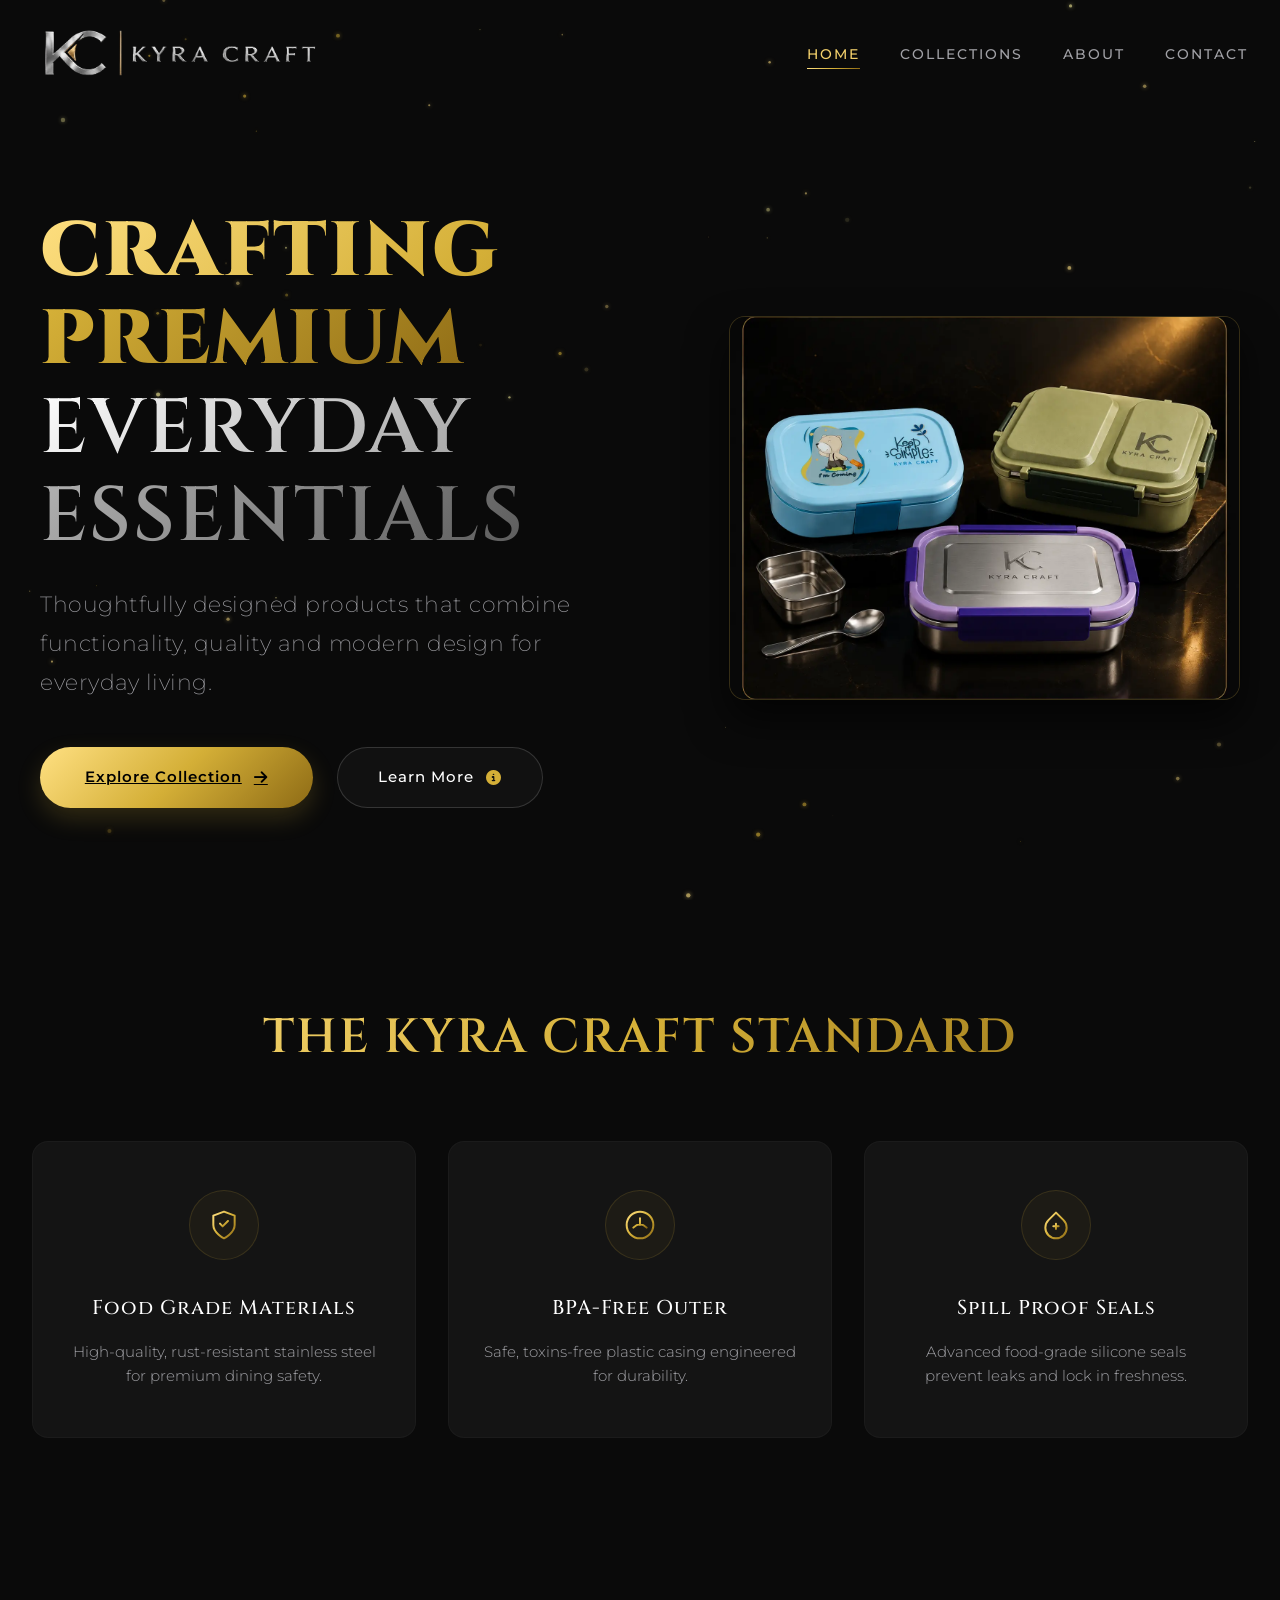
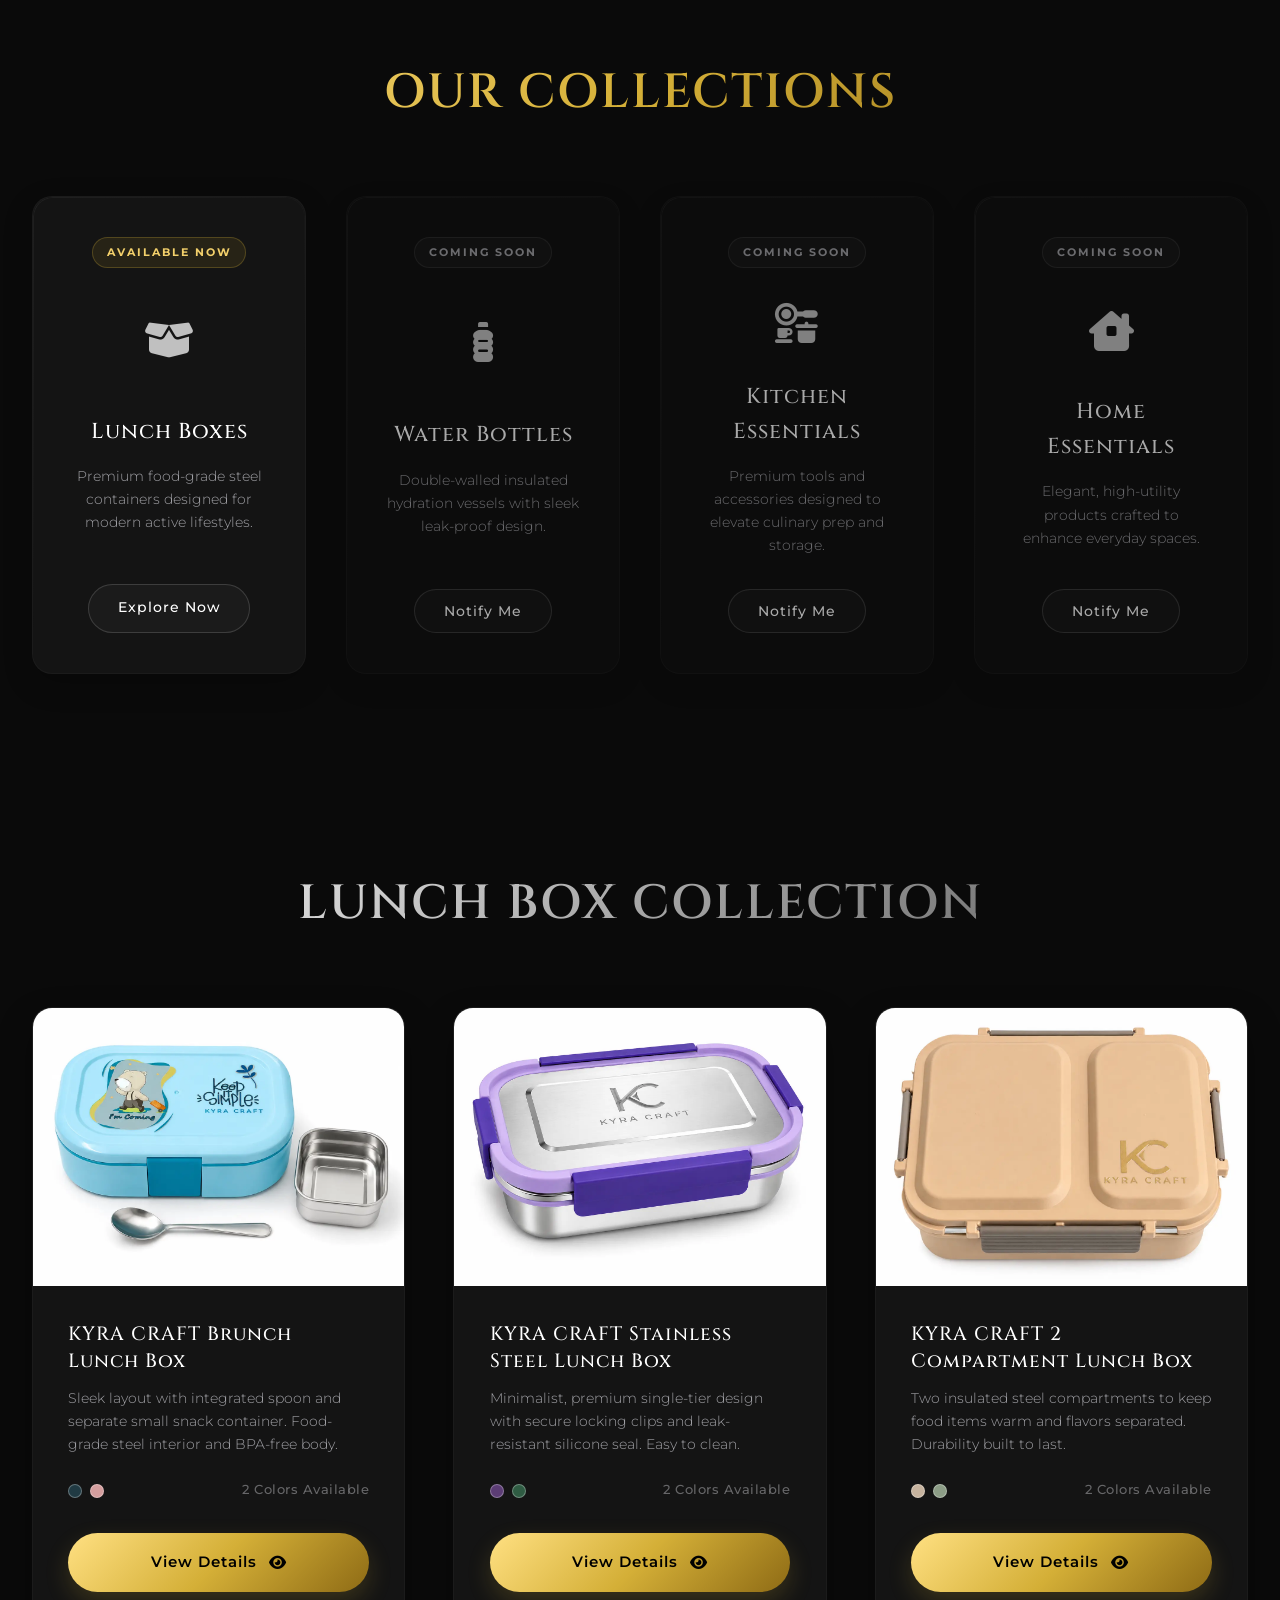
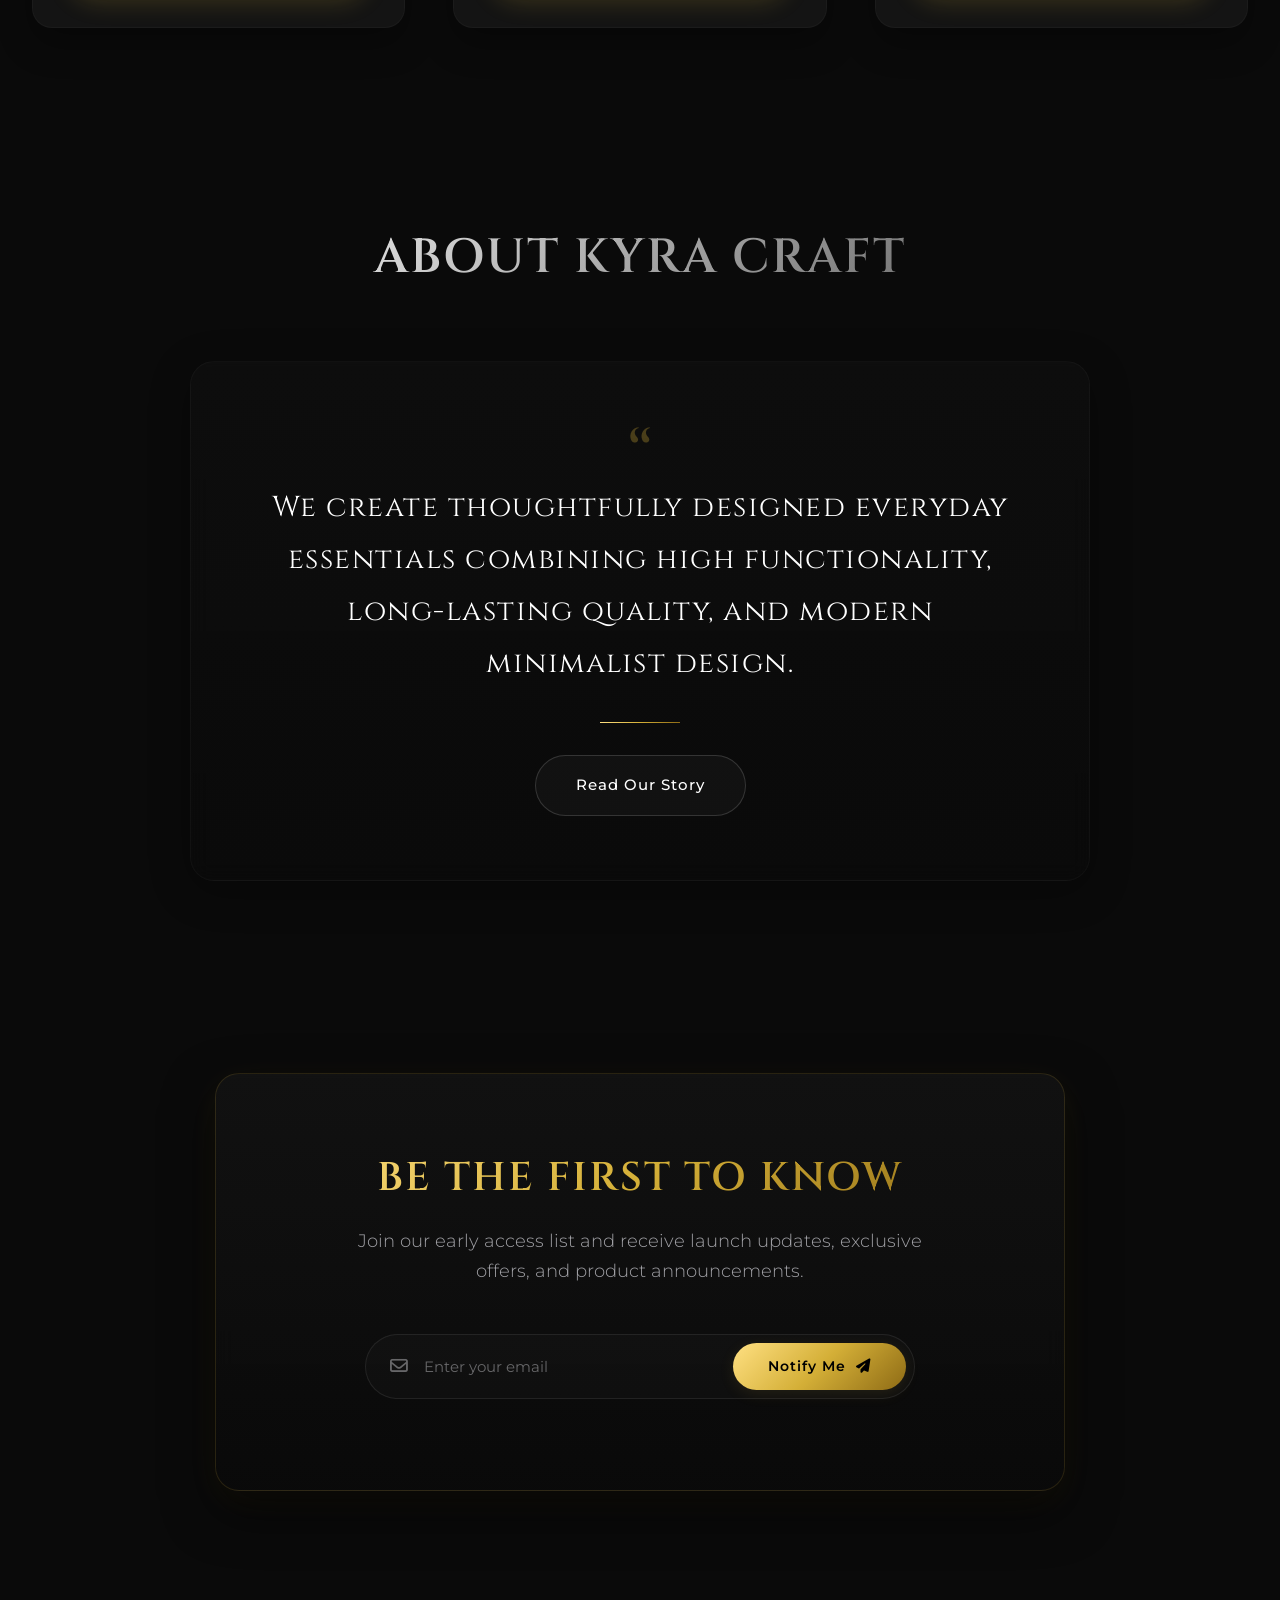
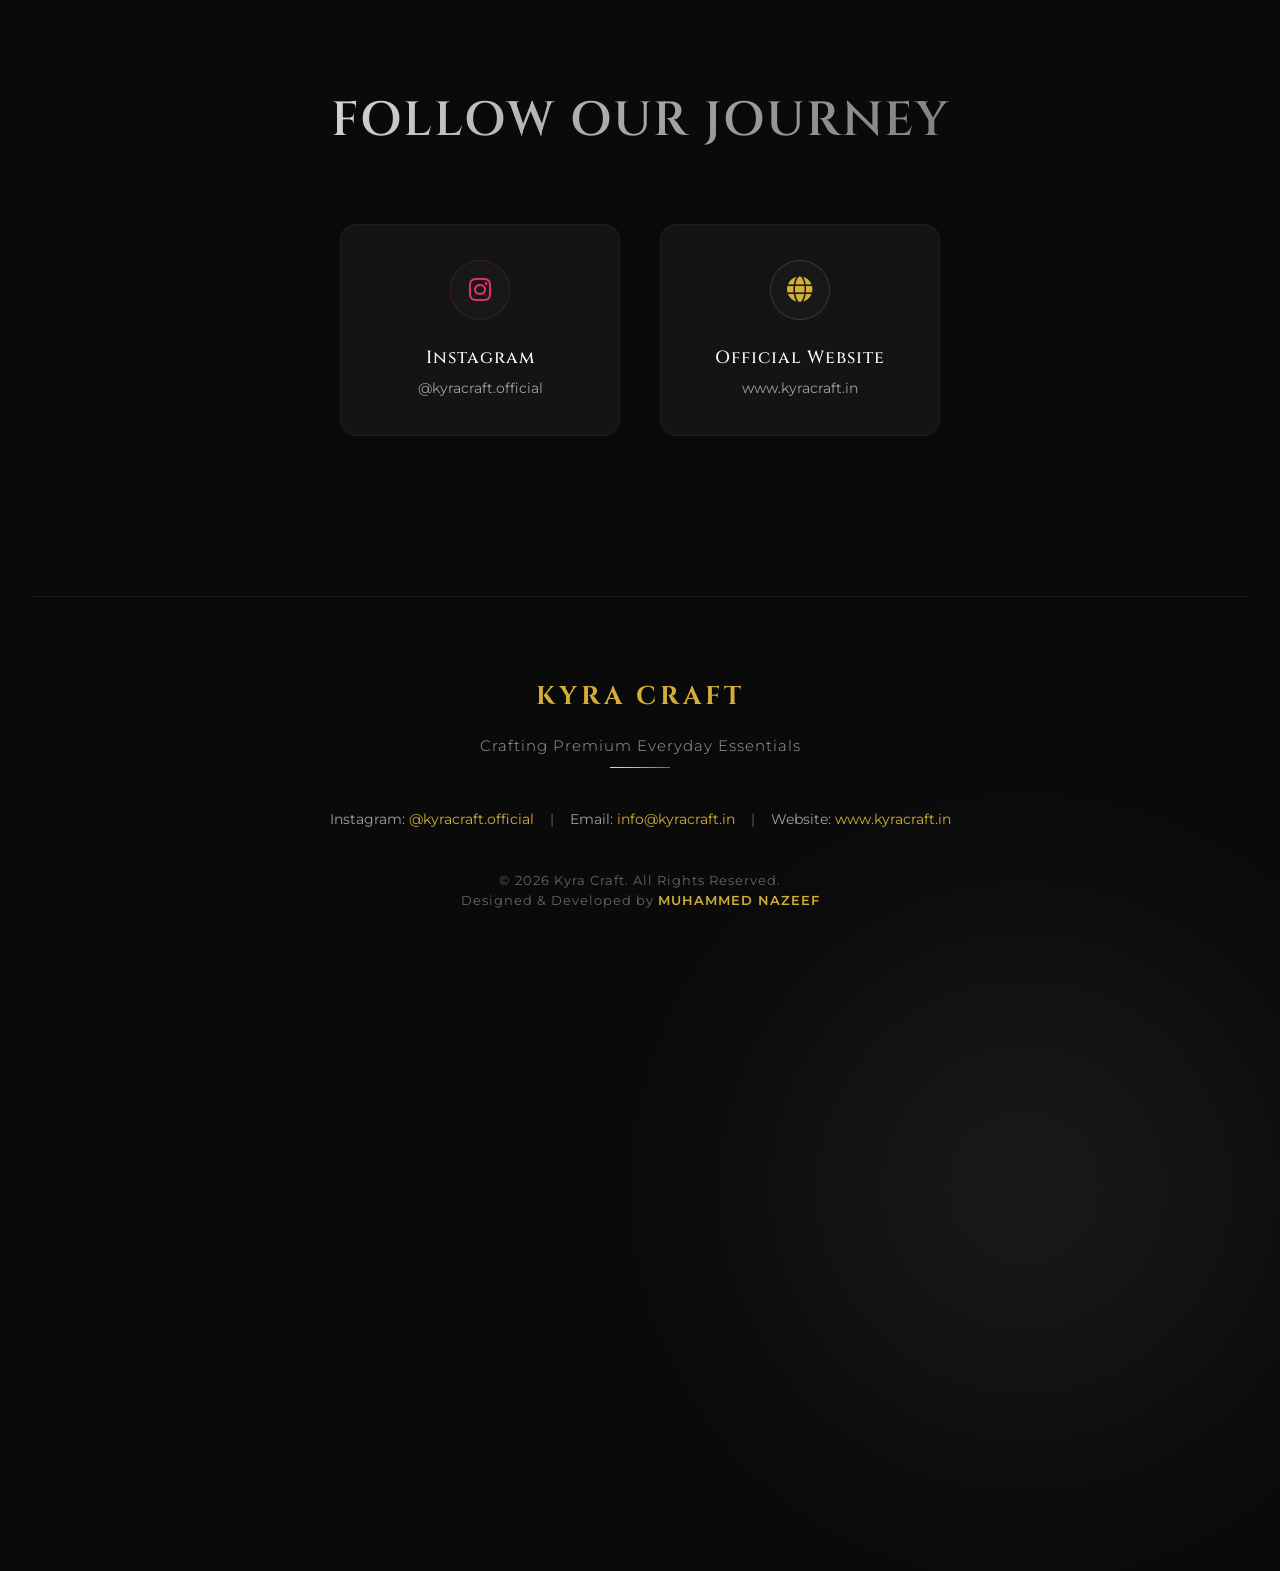
<file: index.html>
<!DOCTYPE html>
<html lang="en">

<head>
    <meta charset="UTF-8">
    <meta name="viewport" content="width=device-width, initial-scale=1.0">
    <title>KYRA CRAFT | Premium Lunch Boxes, Water Bottles & Everyday Essentials</title>
    <meta name="description"
        content="Discover Kyra Craft's premium lunch boxes, insulated water bottles, and thoughtfully designed everyday essentials. Stylish, durable, and crafted for modern living.">
        <link rel="icon" href="favicon.ico" type="image/x-icon">
    <link rel="shortcut icon" href="favicon.ico" type="image/x-icon">
    <link rel="stylesheet" href="styles.css">
    <!-- Google Fonts -->
    <link rel="preconnect" href="https://fonts.googleapis.com">
    <link rel="preconnect" href="https://fonts.gstatic.com" crossorigin>
    <link
        href="https://fonts.googleapis.com/css2?family=Cinzel:wght@400;500;600;700;800;900&family=Montserrat:wght@200;300;400;500;600;700&display=swap"
        rel="stylesheet">
    <!-- Font Awesome for Social Icons -->
    <link rel="stylesheet" href="https://cdnjs.cloudflare.com/ajax/libs/font-awesome/6.4.0/css/all.min.css">
</head>

<body>
    <!-- Luxury Background Canvas & Effects -->
    <canvas id="particle-canvas"></canvas>
    <div class="bg-glow bg-glow-gold" id="glow-1"></div>
    <div class="bg-glow bg-glow-silver" id="glow-2"></div>

    <!-- STICKY HEADER -->
    <header class="site-header" id="main-header">
        <div class="nav-container">
            <a href="index.html" class="nav-logo-link">
                <img src="logo.png" alt="Kyra Craft Logo" class="nav-logo-img">
                
            </a>
            
            <!-- Desktop Nav Menu -->
            <ul class="nav-menu nav-menu-desktop">
                <li><a href="index.html" class="nav-link active">Home</a></li>
                <li><a href="#collections" class="nav-link">Collections</a></li>
                <li><a href="about.html" class="nav-link">About</a></li>
                <li><a href="contact.html" class="nav-link">Contact</a></li>
            </ul>

            <!-- Mobile Hamburger Toggle -->
            <button class="mobile-nav-toggle" id="menu-toggle" aria-label="Toggle Menu">
                <span></span>
                <span></span>
                <span></span>
            </button>
        </div>
    </header>

    <!-- Mobile Nav Overlay -->
    <div class="mobile-menu-overlay" id="mobile-menu">
        <ul class="nav-menu">
            <li><a href="index.html" class="nav-link active">Home</a></li>
            <li><a href="#collections" class="nav-link">Collections</a></li>
            <li><a href="about.html" class="nav-link">About</a></li>
            <li><a href="contact.html" class="nav-link">Contact</a></li>
        </ul>
    </div>

    <main class="container">
        <!-- HERO SECTION -->
        <section class="hero-section scroll-reveal header-offset" id="hero">
            <div class="hero-content-wrapper">
                <!-- Left Side: Content -->
                <div class="hero-text-col">
                    <h1 class="headline" id="hero-headline">
                        <span class="text-gold-gradient">CRAFTING PREMIUM</span><br>
                        <span class="text-silver-gradient">EVERYDAY ESSENTIALS</span>
                    </h1>
                    <p class="sub-headline" id="hero-subheadline">
                        Thoughtfully designed products that combine functionality, quality and modern design for everyday living.
                    </p>
                    <div class="hero-ctas">
                        <a href="#collections" class="btn-gold" id="hero-cta-explore">
                            <span>Explore Collection</span>
                            <i class="fa-solid fa-arrow-right"></i>
                        </a>
                        <a href="about.html" class="btn-silver" id="hero-cta-learn">
                            <span>Learn More</span>
                            <i class="fa-solid fa-circle-info"></i>
                        </a>
                    </div>
                </div>
                
                <!-- Right Side: Image -->
                <div class="hero-image-col">
                    <div class="hero-image-container">
                        <img src="images/hero/hero-product.webp" alt="Kyra Craft Premium Featured Collection" class="hero-product-img" data-product-id="featured-collection" data-color-id="preview">
                    </div>
                </div>
            </div>
        </section>

        <!-- BRAND VALUE / FEATURES SECTION -->
        <section class="features-section scroll-reveal" id="features">
            <h2 class="section-title text-gold-gradient" id="features-title">The Kyra Craft Standard</h2>

            <div class="features-grid">
                <!-- Card 1: 202 Stainless Steel -->
                <div class="feature-card" id="feature-card-steel">
                    <div class="feature-icon-wrapper">
                        <svg class="feature-svg-icon" viewBox="0 0 24 24" fill="none"
                            xmlns="http://www.w3.org/2000/svg">
                            <path d="M12 22s8-4 8-10V5l-8-3-8 3v7c0 6 8 10 8 10z" stroke="url(#gold-gradient-icon)"
                                            stroke-width="1.5" stroke-linecap="round" stroke-linejoin="round" />
                            <path d="M9 11l2 2 4-4" stroke="url(#gold-gradient-icon)" stroke-width="1.5"
                                            stroke-linecap="round" stroke-linejoin="round" />
                        </svg>
                    </div>
                    <h3 class="feature-card-title">Food Grade Materials</h3>
                    <p class="feature-card-desc">High-quality, rust-resistant stainless steel for premium dining safety.</p>
                </div>

                <!-- Card 2: BPA Free -->
                <div class="feature-card" id="feature-card-bpa">
                    <div class="feature-icon-wrapper">
                        <svg class="feature-svg-icon" viewBox="0 0 24 24" fill="none"
                            xmlns="http://www.w3.org/2000/svg">
                            <path d="M12 2a10 10 0 0110 10c0 5.523-4.477 10-10 10S2 17.523 2 12A10 10 0 0112 2z"
                                            stroke="url(#gold-gradient-icon)" stroke-width="1.5" />
                            <path d="M7 14c1.5-1.5 3-2.5 5-2.5s3.5 1 5 2.5M12 7v5" stroke="url(#gold-gradient-icon)"
                                            stroke-width="1.5" stroke-linecap="round" />
                        </svg>
                    </div>
                    <h3 class="feature-card-title">BPA-Free Outer</h3>
                    <p class="feature-card-desc">Safe, toxins-free plastic casing engineered for durability.</p>
                </div>

                <!-- Card 3: Leak Proof Design -->
                <div class="feature-card" id="feature-card-leakproof">
                    <div class="feature-icon-wrapper">
                        <svg class="feature-svg-icon" viewBox="0 0 24 24" fill="none"
                            xmlns="http://www.w3.org/2000/svg">
                            <path d="M12 2.69l5.66 5.66a8 8 0 11-11.31 0z" stroke="url(#gold-gradient-icon)"
                                            stroke-width="1.5" stroke-linejoin="round" />
                            <path d="M12 11v4M10 13h4" stroke="url(#gold-gradient-icon)" stroke-width="1.5"
                                            stroke-linecap="round" />
                        </svg>
                    </div>
                    <h3 class="feature-card-title">Spill Proof Seals</h3>
                    <p class="feature-card-desc">Advanced food-grade silicone seals prevent leaks and lock in freshness.</p>
                </div>
            </div>

            <!-- Global SVG Gradients definition for icons -->
            <svg width="0" height="0">
                <defs>
                    <linearGradient id="gold-gradient-icon" x1="0%" y1="0%" x2="100%" y2="100%">
                        <stop offset="0%" stop-color="#FFE082" />
                        <stop offset="50%" stop-color="#D4AF37" />
                        <stop offset="100%" stop-color="#8E6B15" />
                    </linearGradient>
                </defs>
            </svg>
        </section>

        <!-- COLLECTIONS SECTION -->
        <section class="collections-section scroll-reveal" id="collections">
            <h2 class="section-title text-gold-gradient">Our Collections</h2>
            <div class="collections-grid">
                <!-- Available Now: Lunch Boxes -->
                <div class="collection-card available">
                    <span class="collection-badge badge-now">Available Now</span>
                    <div class="collection-icon"><i class="fa-solid fa-box-open"></i></div>
                    <div>
                        <h3 class="collection-title">Lunch Boxes</h3>
                        <p class="collection-desc">Premium food-grade steel containers designed for modern active lifestyles.</p>
                    </div>
                    <a href="#lunch-boxes" class="btn-silver" style="padding: 0.8rem 1.8rem; font-size: 0.85rem; width: auto; text-decoration: none;">
                        <span>Explore Now</span>
                    </a>
                </div>

                <!-- Coming Soon: Water Bottles -->
                <div class="collection-card coming-soon">
                    <span class="collection-badge badge-soon">Coming Soon</span>
                    <div class="collection-icon"><i class="fa-solid fa-bottle-water"></i></div>
                    <div>
                        <h3 class="collection-title">Water Bottles</h3>
                        <p class="collection-desc">Double-walled insulated hydration vessels with sleek leak-proof design.</p>
                    </div>
                    <button class="btn-silver" disabled style="padding: 0.8rem 1.8rem; font-size: 0.85rem; width: auto;">
                        <span>Notify Me</span>
                    </button>
                </div>

                <!-- Coming Soon: Kitchen Essentials -->
                <div class="collection-card coming-soon">
                    <span class="collection-badge badge-soon">Coming Soon</span>
                    <div class="collection-icon"><i class="fa-solid fa-kitchen-set"></i></div>
                    <div>
                        <h3 class="collection-title">Kitchen Essentials</h3>
                        <p class="collection-desc">Premium tools and accessories designed to elevate culinary prep and storage.</p>
                    </div>
                    <button class="btn-silver" disabled style="padding: 0.8rem 1.8rem; font-size: 0.85rem; width: auto;">
                        <span>Notify Me</span>
                    </button>
                </div>

                <!-- Coming Soon: Home Essentials -->
                <div class="collection-card coming-soon">
                    <span class="collection-badge badge-soon">Coming Soon</span>
                    <div class="collection-icon"><i class="fa-solid fa-house-chimney-window"></i></div>
                    <div>
                        <h3 class="collection-title">Home Essentials</h3>
                        <p class="collection-desc">Elegant, high-utility products crafted to enhance everyday spaces.</p>
                    </div>
                    <button class="btn-silver" disabled style="padding: 0.8rem 1.8rem; font-size: 0.85rem; width: auto;">
                        <span>Notify Me</span>
                    </button>
                </div>
            </div>
        </section>

        <!-- LUNCH BOX COLLECTION SECTION -->
        <section class="products-section scroll-reveal" id="lunch-boxes">
            <h2 class="section-title text-silver-gradient">Lunch Box Collection</h2>
            <div class="products-grid">
                <!-- Product 1: Brunch Lunch Box -->
                <div class="product-card">
                    <div class="product-card-image-wrapper">
                        <img src="./images/brunch-lunch-box/blue/1.webp" alt="KYRA CRAFT Brunch Lunch Box" class="product-card-img" data-product-id="brunch-lunch-box" data-color-id="blue">
                    </div>
                    <div class="product-card-info">
                        <h3 class="product-card-title">KYRA CRAFT Brunch Lunch Box</h3>
                        <p class="product-card-desc">Sleek layout with integrated spoon and separate small snack container. Food-grade steel interior and BPA-free body.</p>
                        
                        <div class="product-card-meta">
                            <div class="colors-indicator">
                                <span class="color-dot-indicator" style="background-color: #203A43;" title="Blue"></span>
                                <span class="color-dot-indicator" style="background-color: #D49E9E;" title="Pink"></span>
                            </div>
                            <span class="colors-text">2 Colors Available</span>
                        </div>
                        
                        <a href="product.html?id=brunch-lunch-box" class="btn-gold" style="width: 100%; justify-content: center; text-decoration: none;">
                            <span>View Details</span>
                            <i class="fa-solid fa-eye"></i>
                        </a>
                    </div>
                </div>

                <!-- Product 2: Stainless Steel Lunch Box -->
                <div class="product-card">
                    <div class="product-card-image-wrapper">
                        <img src="./images/stainless-steel-lunch-box/purple/1.webp" alt="KYRA CRAFT Stainless Steel Lunch Box" class="product-card-img" data-product-id="stainless-steel-lunch-box" data-color-id="purple">
                    </div>
                    <div class="product-card-info">
                        <h3 class="product-card-title">KYRA CRAFT Stainless Steel Lunch Box</h3>
                        <p class="product-card-desc">Minimalist, premium single-tier design with secure locking clips and leak-resistant silicone seal. Easy to clean.</p>
                        
                        <div class="product-card-meta">
                            <div class="colors-indicator">
                                <span class="color-dot-indicator" style="background-color: #5C3D75;" title="Purple"></span>
                                <span class="color-dot-indicator" style="background-color: #2F5C43;" title="Green"></span>
                            </div>
                            <span class="colors-text">2 Colors Available</span>
                        </div>
                        
                        <a href="product.html?id=stainless-steel-lunch-box" class="btn-gold" style="width: 100%; justify-content: center; text-decoration: none;">
                            <span>View Details</span>
                            <i class="fa-solid fa-eye"></i>
                        </a>
                    </div>
                </div>

                <!-- Product 3: 2 Compartment Lunch Box -->
                <div class="product-card">
                    <div class="product-card-image-wrapper">
                        <img src="./images/two-compartment-lunch-box/sand-beige/1.webp" alt="KYRA CRAFT 2 Compartment Lunch Box" class="product-card-img" data-product-id="two-compartment-lunch-box" data-color-id="sand-beige">
                    </div>
                    <div class="product-card-info">
                        <h3 class="product-card-title">KYRA CRAFT 2 Compartment Lunch Box</h3>
                        <p class="product-card-desc">Two insulated steel compartments to keep food items warm and flavors separated. Durability built to last.</p>
                        
                        <div class="product-card-meta">
                            <div class="colors-indicator">
                                <span class="color-dot-indicator" style="background-color: #C6B39E;" title="Sand Beige"></span>
                                <span class="color-dot-indicator" style="background-color: #8C9D86;" title="Sage Green"></span>
                            </div>
                            <span class="colors-text">2 Colors Available</span>
                        </div>
                        
                        <a href="product.html?id=two-compartment-lunch-box" class="btn-gold" style="width: 100%; justify-content: center; text-decoration: none;">
                            <span>View Details</span>
                            <i class="fa-solid fa-eye"></i>
                        </a>
                    </div>
                </div>
            </div>
        </section>

        <!-- ABOUT TEASER SECTION -->
        <section class="about-section scroll-reveal" id="about-preview">
            <div class="about-container">
                <h2 class="section-title text-silver-gradient">About Kyra Craft</h2>
                <div class="about-content">
                    <span class="quote-mark">“</span>
                    <p class="about-text">
                        We create thoughtfully designed everyday essentials combining high functionality, long-lasting quality, and modern minimalist design.
                    </p>
                    <span class="about-accent-line" style="margin-bottom: 2rem;"></span>
                    <a href="about.html" class="btn-silver">
                        <span>Read Our Story</span>
                    </a>
                </div>
            </div>
        </section>

        <!-- EMAIL SUBSCRIPTION SECTION -->
        <section class="subscription-section scroll-reveal" id="subscribe">
            <div class="subscription-box">
                <h2 class="subscription-title text-gold-gradient" id="subscribe-title">Be The First To Know</h2>
                <p class="subscription-desc" id="subscribe-desc">
                    Join our early access list and receive launch updates, exclusive offers, and product announcements.
                </p>

                <form class="signup-form" id="notifyForm">
                    <div class="input-group">
                        <div class="input-icon-wrapper">
                            <i class="fa-regular fa-envelope"></i>
                        </div>
                        <input type="email" id="email" placeholder="Enter your email" required autocomplete="email">
                        <button type="submit" class="btn-submit" id="subscribe-submit">
                            <span>Notify Me</span>
                            <i class="fa-solid fa-paper-plane"></i>
                        </button>
                    </div>
                    <p class="form-message" id="formMessage"></p>
                </form>
            </div>
        </section>

        <!-- SOCIAL SECTION -->
        <section class="social-section scroll-reveal" id="socials">
            <h2 class="section-title text-silver-gradient" id="socials-title">Follow Our Journey</h2>

            <div class="social-grid">
                <a href="https://www.instagram.com/kyracraft.official?utm_source=qr"
                    target="_blank" rel="noopener" class="social-card" id="social-link-instagram">
                    <div class="social-icon instagram-color">
                        <i class="fa-brands fa-instagram"></i>
                    </div>
                    <span class="social-name">Instagram</span>
                    <span class="social-handle">@kyracraft.official</span>
                </a>

                <a href="https://www.kyracraft.in" class="social-card"
                    id="social-link-web">
                    <div class="social-icon web-color">
                        <i class="fa-solid fa-globe"></i>
                    </div>
                    <span class="social-name">Official Website</span>
                    <span class="social-handle">www.kyracraft.in</span>
                </a>
            </div>
        </section>

        <!-- FOOTER -->
        <footer class="footer-section">
            <div class="footer-logo">KYRA CRAFT</div>
            <div class="footer-tagline">Crafting Premium Everyday Essentials</div>
            <div class="footer-divider"></div>

            <div class="footer-info">
                <span>Instagram: <a
                        href="https://www.instagram.com/kyracraft.official?utm_source=qr"
                        target="_blank" rel="noopener">@kyracraft.official</a></span>
                <span class="footer-info-divider">|</span>
                <span>Email: <a href="mailto:info@kyracraft.in">info@kyracraft.in</a></span>
                <span class="footer-info-divider">|</span>
                <span>Website: <a href="index.html">www.kyracraft.in</a></span>
            </div>

            <div class="footer-copyright">
                &copy; 2026 Kyra Craft. All Rights Reserved.<br>
                Designed & Developed by
    <a href="https://www.instagram.com/_nzf_hsnaa_?utm_source=qr"
       target="_blank"
       rel="noopener noreferrer">
        MUHAMMED NAZEEF
    </a>
            </div>
        </footer>
    </main>

    <!-- Load centralized products data first -->
    <script src="products.js"></script>
    <script src="script.js"></script>
</body>

</html>
</file>
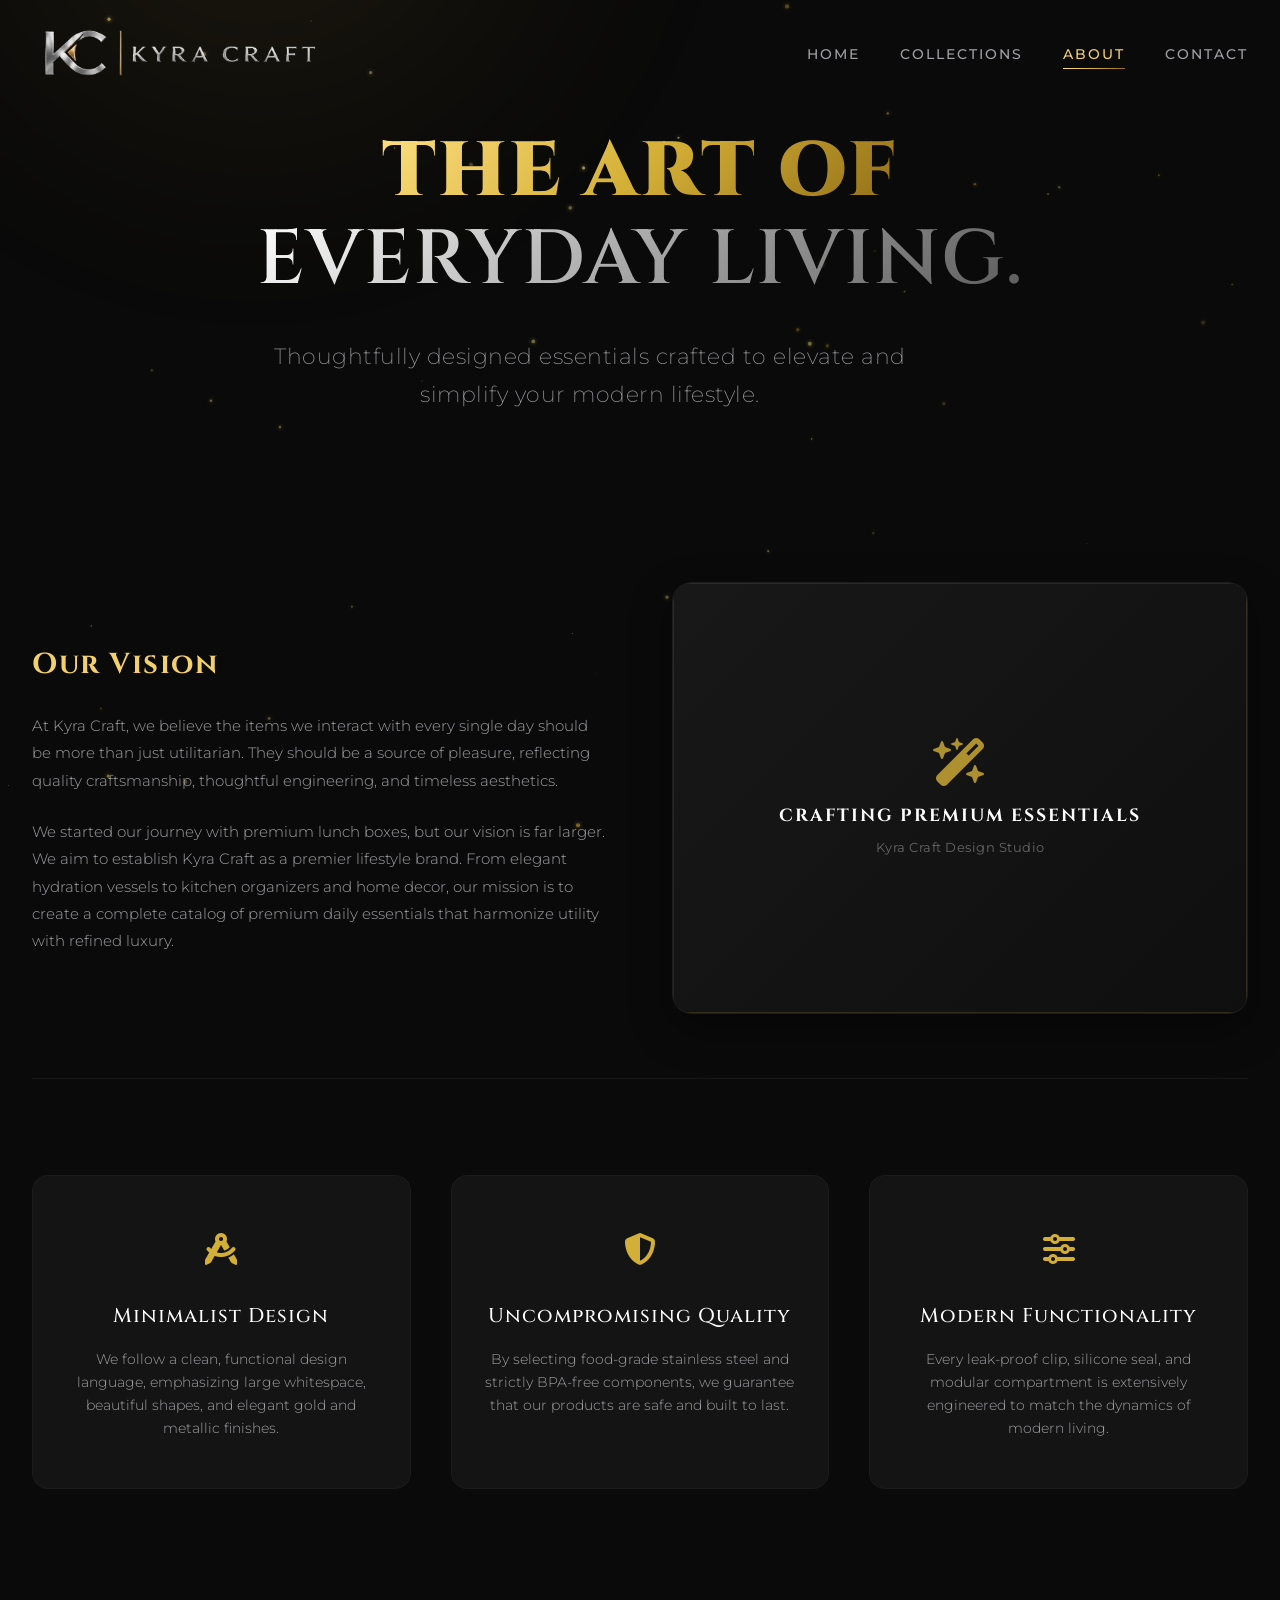
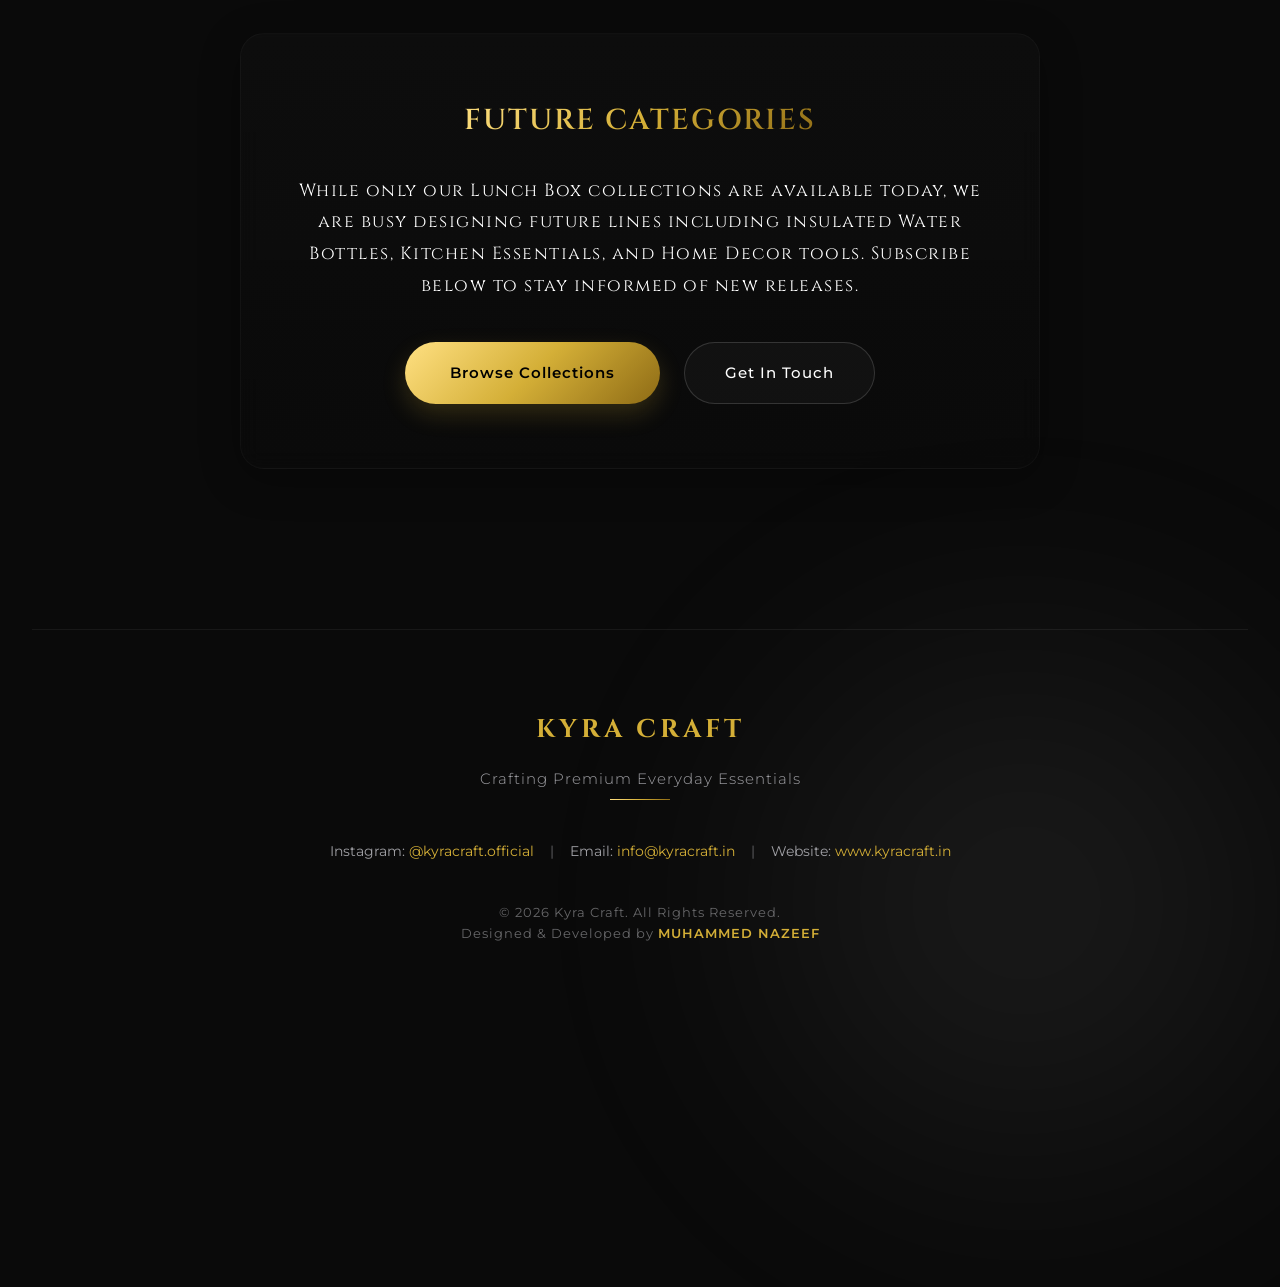
<file: about.html>
<!DOCTYPE html>
<html lang="en">

<head>
    <meta charset="UTF-8">
    <meta name="viewport" content="width=device-width, initial-scale=1.0">
    <title>About Us | KYRA CRAFT</title>
    <meta name="description"
        content="Read the story of Kyra Craft. Learn about our commitment to crafting premium, functional, and elegant lifestyle essentials for modern living.">
    <link rel="stylesheet" href="styles.css">
    <!-- Google Fonts -->
    <link rel="preconnect" href="https://fonts.googleapis.com">
    <link rel="preconnect" href="https://fonts.gstatic.com" crossorigin>
    <link
        href="https://fonts.googleapis.com/css2?family=Cinzel:wght@400;500;600;700;800;900&family=Montserrat:wght@200;300;400;500;600;700&display=swap"
        rel="stylesheet">
    <!-- Font Awesome for Social Icons -->
    <link rel="stylesheet" href="https://cdnjs.cloudflare.com/ajax/libs/font-awesome/6.4.0/css/all.min.css">
</head>

<body>
    <!-- Luxury Background Canvas & Effects -->
    <canvas id="particle-canvas"></canvas>
    <div class="bg-glow bg-glow-gold" id="glow-1"></div>
    <div class="bg-glow bg-glow-silver" id="glow-2"></div>

    <!-- STICKY HEADER -->
    <header class="site-header" id="main-header">
        <div class="nav-container">
            <a href="index.html" class="nav-logo-link">
                <img src="logo.png" alt="Kyra Craft Logo" class="nav-logo-img">
                
            </a>
            
            <!-- Desktop Nav Menu -->
            <ul class="nav-menu nav-menu-desktop">
                <li><a href="index.html" class="nav-link">Home</a></li>
                <li><a href="index.html#collections" class="nav-link">Collections</a></li>
                <li><a href="about.html" class="nav-link active">About</a></li>
                <li><a href="contact.html" class="nav-link">Contact</a></li>
            </ul>

            <!-- Mobile Hamburger Toggle -->
            <button class="mobile-nav-toggle" id="menu-toggle" aria-label="Toggle Menu">
                <span></span>
                <span></span>
                <span></span>
            </button>
        </div>
    </header>

    <!-- Mobile Nav Overlay -->
    <div class="mobile-menu-overlay" id="mobile-menu">
        <ul class="nav-menu">
            <li><a href="index.html" class="nav-link">Home</a></li>
            <li><a href="index.html#collections" class="nav-link">Collections</a></li>
            <li><a href="about.html" class="nav-link active">About</a></li>
            <li><a href="contact.html" class="nav-link">Contact</a></li>
        </ul>
    </div>

    <main class="container">
        <!-- ABOUT HERO SECTION -->
        <section class="about-hero-section scroll-reveal header-offset">
            <h1 class="headline">
                <span class="text-gold-gradient">THE ART OF</span><br>
                <span class="text-silver-gradient">EVERYDAY LIVING.</span>
            </h1>
            <p class="sub-headline">
                Thoughtfully designed essentials crafted to elevate and simplify your modern lifestyle.
            </p>
        </section>

        <!-- VISION SECTION -->
        <section class="about-brand-vision scroll-reveal">
            <div class="about-vision-text">
                <h2 class="about-vision-title">Our Vision</h2>
                <p class="about-vision-desc">
                    At Kyra Craft, we believe the items we interact with every single day should be more than just utilitarian. They should be a source of pleasure, reflecting quality craftsmanship, thoughtful engineering, and timeless aesthetics.
                </p>
                <p class="about-vision-desc">
                    We started our journey with premium lunch boxes, but our vision is far larger. We aim to establish Kyra Craft as a premier lifestyle brand. From elegant hydration vessels to kitchen organizers and home decor, our mission is to create a complete catalog of premium daily essentials that harmonize utility with refined luxury.
                </p>
            </div>
            
            <div class="about-vision-image-frame">
                <!-- Fallback gradient box representing premium look -->
                <div class="image-fallback-container">
                    <i class="fa-solid fa-wand-magic-sparkles image-fallback-icon"></i>
                    <h3 class="image-fallback-title">Crafting Premium Essentials</h3>
                    <p class="image-fallback-subtitle">Kyra Craft Design Studio</p>
                </div>
            </div>
        </section>

        <!-- PHILOSOPHY / VALUES GRID -->
        <section class="about-philosophy-grid scroll-reveal">
            <!-- Card 1: Design -->
            <div class="philosophy-card">
                <div class="philosophy-icon"><i class="fa-solid fa-compass-drafting"></i></div>
                <h3 class="philosophy-title">Minimalist Design</h3>
                <p class="philosophy-desc">We follow a clean, functional design language, emphasizing large whitespace, beautiful shapes, and elegant gold and metallic finishes.</p>
            </div>

            <!-- Card 2: Quality -->
            <div class="philosophy-card">
                <div class="philosophy-icon"><i class="fa-solid fa-shield-halved"></i></div>
                <h3 class="philosophy-title">Uncompromising Quality</h3>
                <p class="philosophy-desc">By selecting food-grade stainless steel and strictly BPA-free components, we guarantee that our products are safe and built to last.</p>
            </div>

            <!-- Card 3: Lifestyle -->
            <div class="philosophy-card">
                <div class="philosophy-icon"><i class="fa-solid fa-sliders"></i></div>
                <h3 class="philosophy-title">Modern Functionality</h3>
                <p class="philosophy-desc">Every leak-proof clip, silicone seal, and modular compartment is extensively engineered to match the dynamics of modern living.</p>
            </div>
        </section>

        <!-- BRAND PROMISE / CTA -->
        <section class="preview-section scroll-reveal" style="padding-top: 3rem;">
            <div class="about-content" style="max-width: 800px; margin: 0 auto;">
                <h2 class="section-title text-gold-gradient" style="margin-bottom: 2rem; font-size: 1.8rem;">Future Categories</h2>
                <p class="about-text" style="font-size: 1.1rem; line-height: 1.8; margin-bottom: 2.5rem;">
                    While only our Lunch Box collections are available today, we are busy designing future lines including insulated Water Bottles, Kitchen Essentials, and Home Decor tools. Subscribe below to stay informed of new releases.
                </p>
                <div style="display: flex; gap: 1.5rem; justify-content: center; width: 100%; flex-wrap: wrap;">
                    <a href="index.html#collections" class="btn-gold" style="text-decoration: none;">
                        <span>Browse Collections</span>
                    </a>
                    <a href="contact.html" class="btn-silver" style="text-decoration: none;">
                        <span>Get In Touch</span>
                    </a>
                </div>
            </div>
        </section>

        <!-- FOOTER -->
        <footer class="footer-section">
            <div class="footer-logo">KYRA CRAFT</div>
            <div class="footer-tagline">Crafting Premium Everyday Essentials</div>
            <div class="footer-divider"></div>

            <div class="footer-info">
                <span>Instagram: <a
                        href="https://www.instagram.com/kyracraft.official?utm_source=qr"
                        target="_blank" rel="noopener">@kyracraft.official</a></span>
                <span class="footer-info-divider">|</span>
                <span>Email: <a href="mailto:info@kyracraft.in">info@kyracraft.in</a></span>
                <span class="footer-info-divider">|</span>
                <span>Website: <a href="index.html">www.kyracraft.in</a></span>
            </div>

            <div class="footer-copyright">
                &copy; 2026 Kyra Craft. All Rights Reserved.<br>
                Designed & Developed by
    <a href="https://www.instagram.com/_nzf_hsnaa_?utm_source=qr"
       target="_blank"
       rel="noopener noreferrer">
        MUHAMMED NAZEEF
    </a>
            </div>
        </footer>
    </main>

    <script src="script.js"></script>
</body>

</html>
</file>
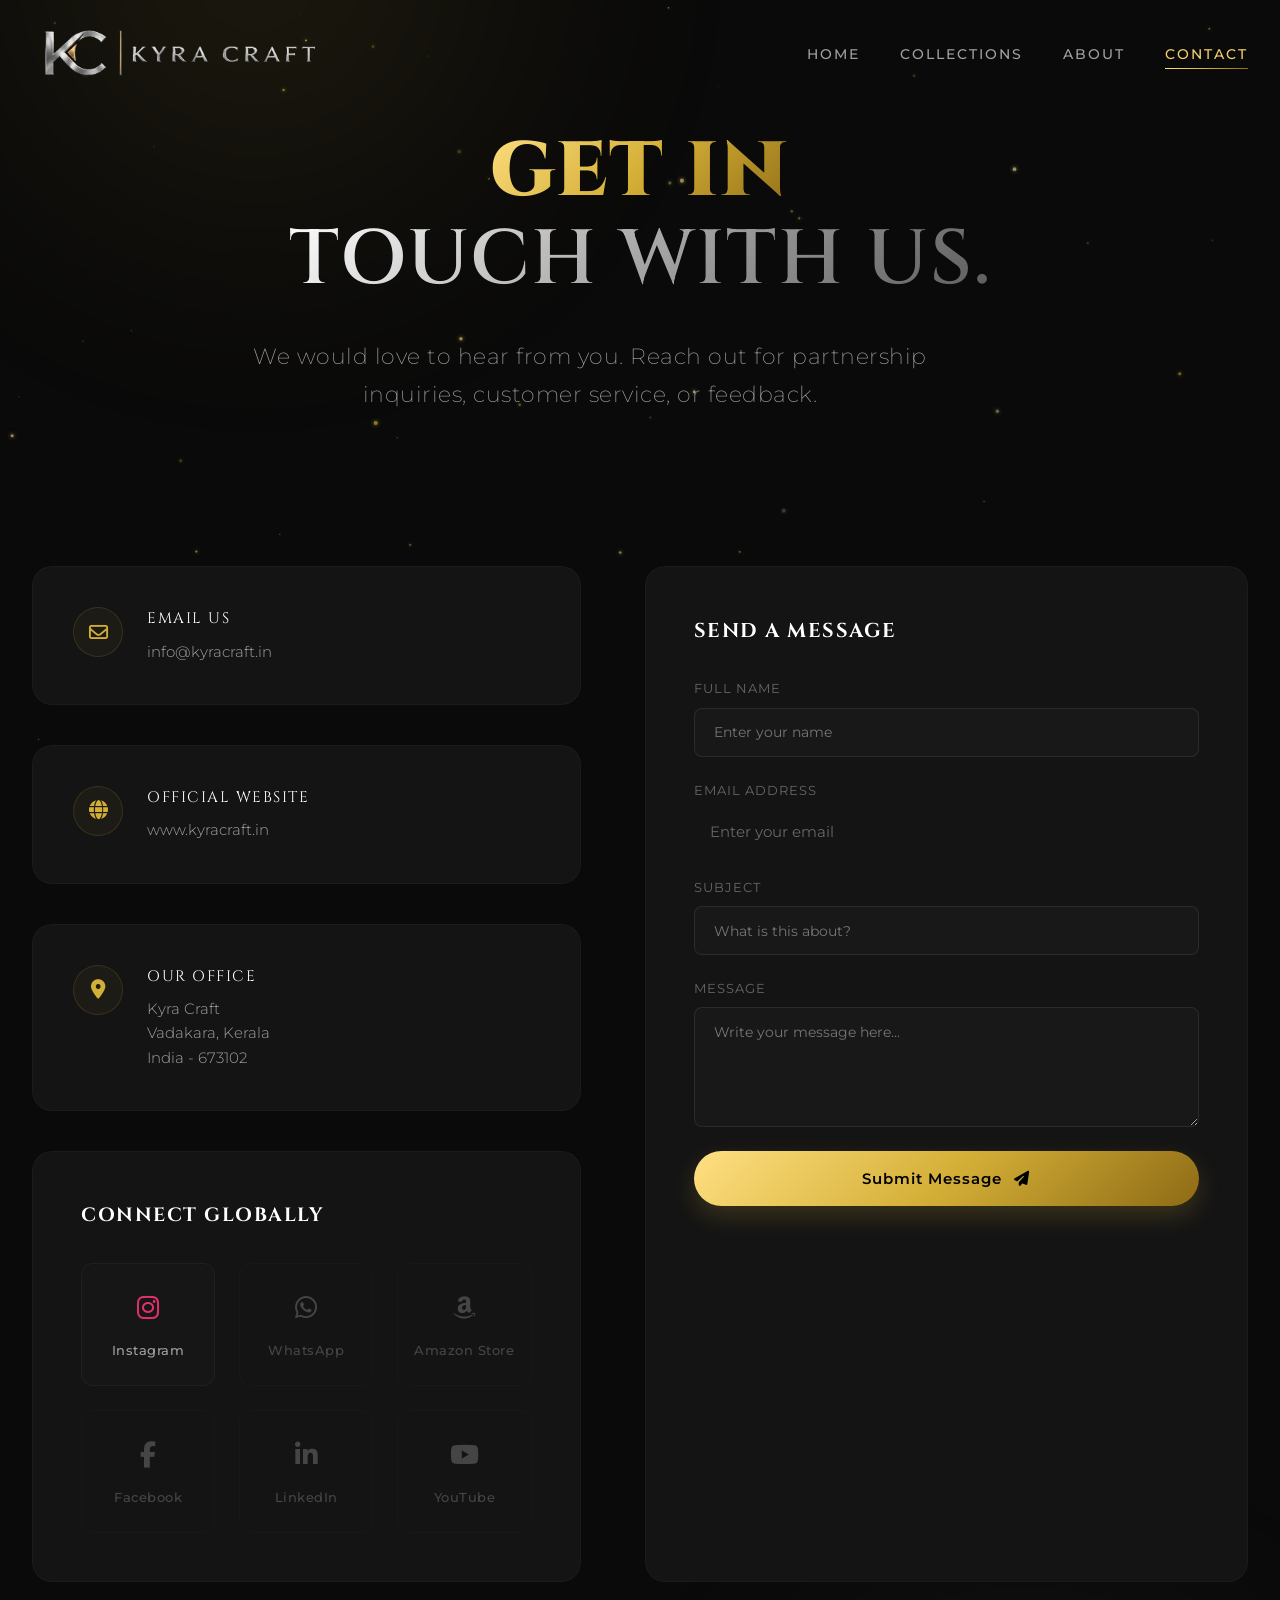
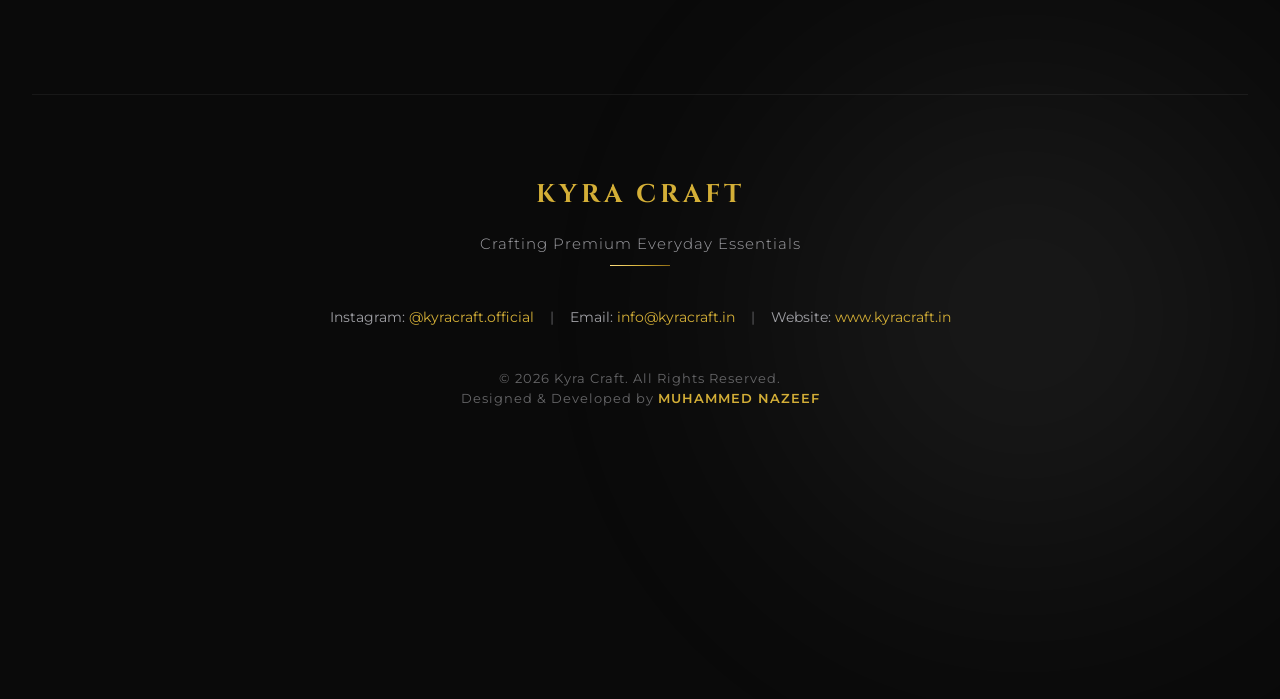
<file: contact.html>
<!DOCTYPE html>
<html lang="en">

<head>
    <meta charset="UTF-8">
    <meta name="viewport" content="width=device-width, initial-scale=1.0">
    <title>Contact Us | KYRA CRAFT</title>
    <meta name="description"
        content="Get in touch with Kyra Craft. Reach out via email, check our address in Vadakara, Kerala, or follow our official Instagram channel.">
    <link rel="stylesheet" href="styles.css">
    <!-- Google Fonts -->
    <link rel="preconnect" href="https://fonts.googleapis.com">
    <link rel="preconnect" href="https://fonts.gstatic.com" crossorigin>
    <link
        href="https://fonts.googleapis.com/css2?family=Cinzel:wght@400;500;600;700;800;900&family=Montserrat:wght@200;300;400;500;600;700&display=swap"
        rel="stylesheet">
    <!-- Font Awesome for Social Icons -->
    <link rel="stylesheet" href="https://cdnjs.cloudflare.com/ajax/libs/font-awesome/6.4.0/css/all.min.css">
</head>

<body>
    <!-- Luxury Background Canvas & Effects -->
    <canvas id="particle-canvas"></canvas>
    <div class="bg-glow bg-glow-gold" id="glow-1"></div>
    <div class="bg-glow bg-glow-silver" id="glow-2"></div>

    <!-- STICKY HEADER -->
    <header class="site-header" id="main-header">
        <div class="nav-container">
            <a href="index.html" class="nav-logo-link">
                <img src="logo.png" alt="Kyra Craft Logo" class="nav-logo-img">
                
            </a>
            
            <!-- Desktop Nav Menu -->
            <ul class="nav-menu nav-menu-desktop">
                <li><a href="index.html" class="nav-link">Home</a></li>
                <li><a href="index.html#collections" class="nav-link">Collections</a></li>
                <li><a href="about.html" class="nav-link">About</a></li>
                <li><a href="contact.html" class="nav-link active">Contact</a></li>
            </ul>

            <!-- Mobile Hamburger Toggle -->
            <button class="mobile-nav-toggle" id="menu-toggle" aria-label="Toggle Menu">
                <span></span>
                <span></span>
                <span></span>
            </button>
        </div>
    </header>

    <!-- Mobile Nav Overlay -->
    <div class="mobile-menu-overlay" id="mobile-menu">
        <ul class="nav-menu">
            <li><a href="index.html" class="nav-link">Home</a></li>
            <li><a href="index.html#collections" class="nav-link">Collections</a></li>
            <li><a href="about.html" class="nav-link">About</a></li>
            <li><a href="contact.html" class="nav-link active">Contact</a></li>
        </ul>
    </div>

    <main class="container">
        <!-- CONTACT HERO SECTION -->
        <section class="contact-hero-section scroll-reveal header-offset">
            <h1 class="headline">
                <span class="text-gold-gradient">GET IN</span><br>
                <span class="text-silver-gradient">TOUCH WITH US.</span>
            </h1>
            <p class="sub-headline">
                We would love to hear from you. Reach out for partnership inquiries, customer service, or feedback.
            </p>
        </section>

        <!-- CONTACT CONTENT LAYOUT -->
        <section class="contact-layout scroll-reveal">
            <!-- Left: Info Column -->
            <div class="contact-info-column">
                <!-- Email -->
                <div class="contact-card-box">
                    <div class="contact-card-icon"><i class="fa-regular fa-envelope"></i></div>
                    <div class="contact-card-details">
                        <span class="contact-card-label">Email Us</span>
                        <span class="contact-card-value"><a href="mailto:info@kyracraft.in">info@kyracraft.in</a></span>
                    </div>
                </div>

                <!-- Website -->
                <div class="contact-card-box">
                    <div class="contact-card-icon"><i class="fa-solid fa-globe"></i></div>
                    <div class="contact-card-details">
                        <span class="contact-card-label">Official Website</span>
                        <span class="contact-card-value"><a href="index.html">www.kyracraft.in</a></span>
                    </div>
                </div>

                <!-- Address -->
                <div class="contact-card-box">
                    <div class="contact-card-icon"><i class="fa-solid fa-location-dot"></i></div>
                    <div class="contact-card-details">
                        <span class="contact-card-label">Our Office</span>
                        <span class="contact-card-value">
                            Kyra Craft<br>
                            Vadakara, Kerala<br>
                            India - 673102
                        </span>
                    </div>
                </div>

                <!-- Socials Grid (Active & Placeholders) -->
                <div class="contact-social-section">
                    <h3 class="contact-social-title">Connect Globally</h3>
                    
                    <div class="social-links-grid-full">
                        <!-- Instagram (Active) -->
                        <a href="https://www.instagram.com/kyracraft.official?utm_source=qr" target="_blank" rel="noopener" class="social-box-link active-link">
                            <span class="social-box-icon"><i class="fa-brands fa-instagram"></i></span>
                            <span class="social-box-name">Instagram</span>
                        </a>

                        <!-- WhatsApp (Placeholder) -->
                        <a href="#" class="social-box-link placeholder-link" title="Coming Soon">
                            <span class="social-box-icon"><i class="fa-brands fa-whatsapp"></i></span>
                            <span class="social-box-name">WhatsApp</span>
                        </a>

                        <!-- Amazon Store (Placeholder) -->
                        <a href="#" class="social-box-link placeholder-link" title="Coming Soon">
                            <span class="social-box-icon"><i class="fa-brands fa-amazon"></i></span>
                            <span class="social-box-name">Amazon Store</span>
                        </a>

                        <!-- Facebook (Placeholder) -->
                        <a href="#" class="social-box-link placeholder-link" title="Coming Soon">
                            <span class="social-box-icon"><i class="fa-brands fa-facebook-f"></i></span>
                            <span class="social-box-name">Facebook</span>
                        </a>

                        <!-- LinkedIn (Placeholder) -->
                        <a href="#" class="social-box-link placeholder-link" title="Coming Soon">
                            <span class="social-box-icon"><i class="fa-brands fa-linkedin-in"></i></span>
                            <span class="social-box-name">LinkedIn</span>
                        </a>

                        <!-- YouTube (Placeholder) -->
                        <a href="#" class="social-box-link placeholder-link" title="Coming Soon">
                            <span class="social-box-icon"><i class="fa-brands fa-youtube"></i></span>
                            <span class="social-box-name">YouTube</span>
                        </a>
                    </div>
                </div>
            </div>

            <!-- Right: Message Form Box -->
            <div class="message-form-box">
                <h3 class="form-title">Send a Message</h3>
                
                <form id="contactForm" onsubmit="event.preventDefault(); alert('Thank you for contacting Kyra Craft. We will get back to you shortly.'); this.reset();">
                    <div class="contact-form-group">
                        <label for="contact-name" class="contact-form-label">Full Name</label>
                        <input type="text" id="contact-name" class="contact-form-input" placeholder="Enter your name" required>
                    </div>

                    <div class="contact-form-group">
                        <label for="contact-email" class="contact-form-label">Email Address</label>
                        <input type="email" id="contact-email" class="contact-form-input" placeholder="Enter your email" required autocomplete="email">
                    </div>

                    <div class="contact-form-group">
                        <label for="contact-subject" class="contact-form-label">Subject</label>
                        <input type="text" id="contact-subject" class="contact-form-input" placeholder="What is this about?" required>
                    </div>

                    <div class="contact-form-group">
                        <label for="contact-message" class="contact-form-label">Message</label>
                        <textarea id="contact-message" class="contact-form-textarea" placeholder="Write your message here..." required></textarea>
                    </div>

                    <button type="submit" class="btn-gold" style="width: 100%; justify-content: center; cursor: pointer; border: none;">
                        <span>Submit Message</span>
                        <i class="fa-solid fa-paper-plane"></i>
                    </button>
                </form>
            </div>
        </section>

        <!-- FOOTER -->
        <footer class="footer-section">
            <div class="footer-logo">KYRA CRAFT</div>
            <div class="footer-tagline">Crafting Premium Everyday Essentials</div>
            <div class="footer-divider"></div>

            <div class="footer-info">
                <span>Instagram: <a
                        href="https://www.instagram.com/kyracraft.official?utm_source=qr"
                        target="_blank" rel="noopener">@kyracraft.official</a></span>
                <span class="footer-info-divider">|</span>
                <span>Email: <a href="mailto:info@kyracraft.in">info@kyracraft.in</a></span>
                <span class="footer-info-divider">|</span>
                <span>Website: <a href="index.html">www.kyracraft.in</a></span>
            </div>

            <div class="footer-copyright">
                &copy; 2026 Kyra Craft. All Rights Reserved.<br>
                Designed & Developed by
    <a href="https://www.instagram.com/_nzf_hsnaa_?utm_source=qr"
       target="_blank"
       rel="noopener noreferrer">
        MUHAMMED NAZEEF
    </a>
            </div>
        </footer>
    </main>

    <script src="script.js"></script>
</body>

</html>
</file>
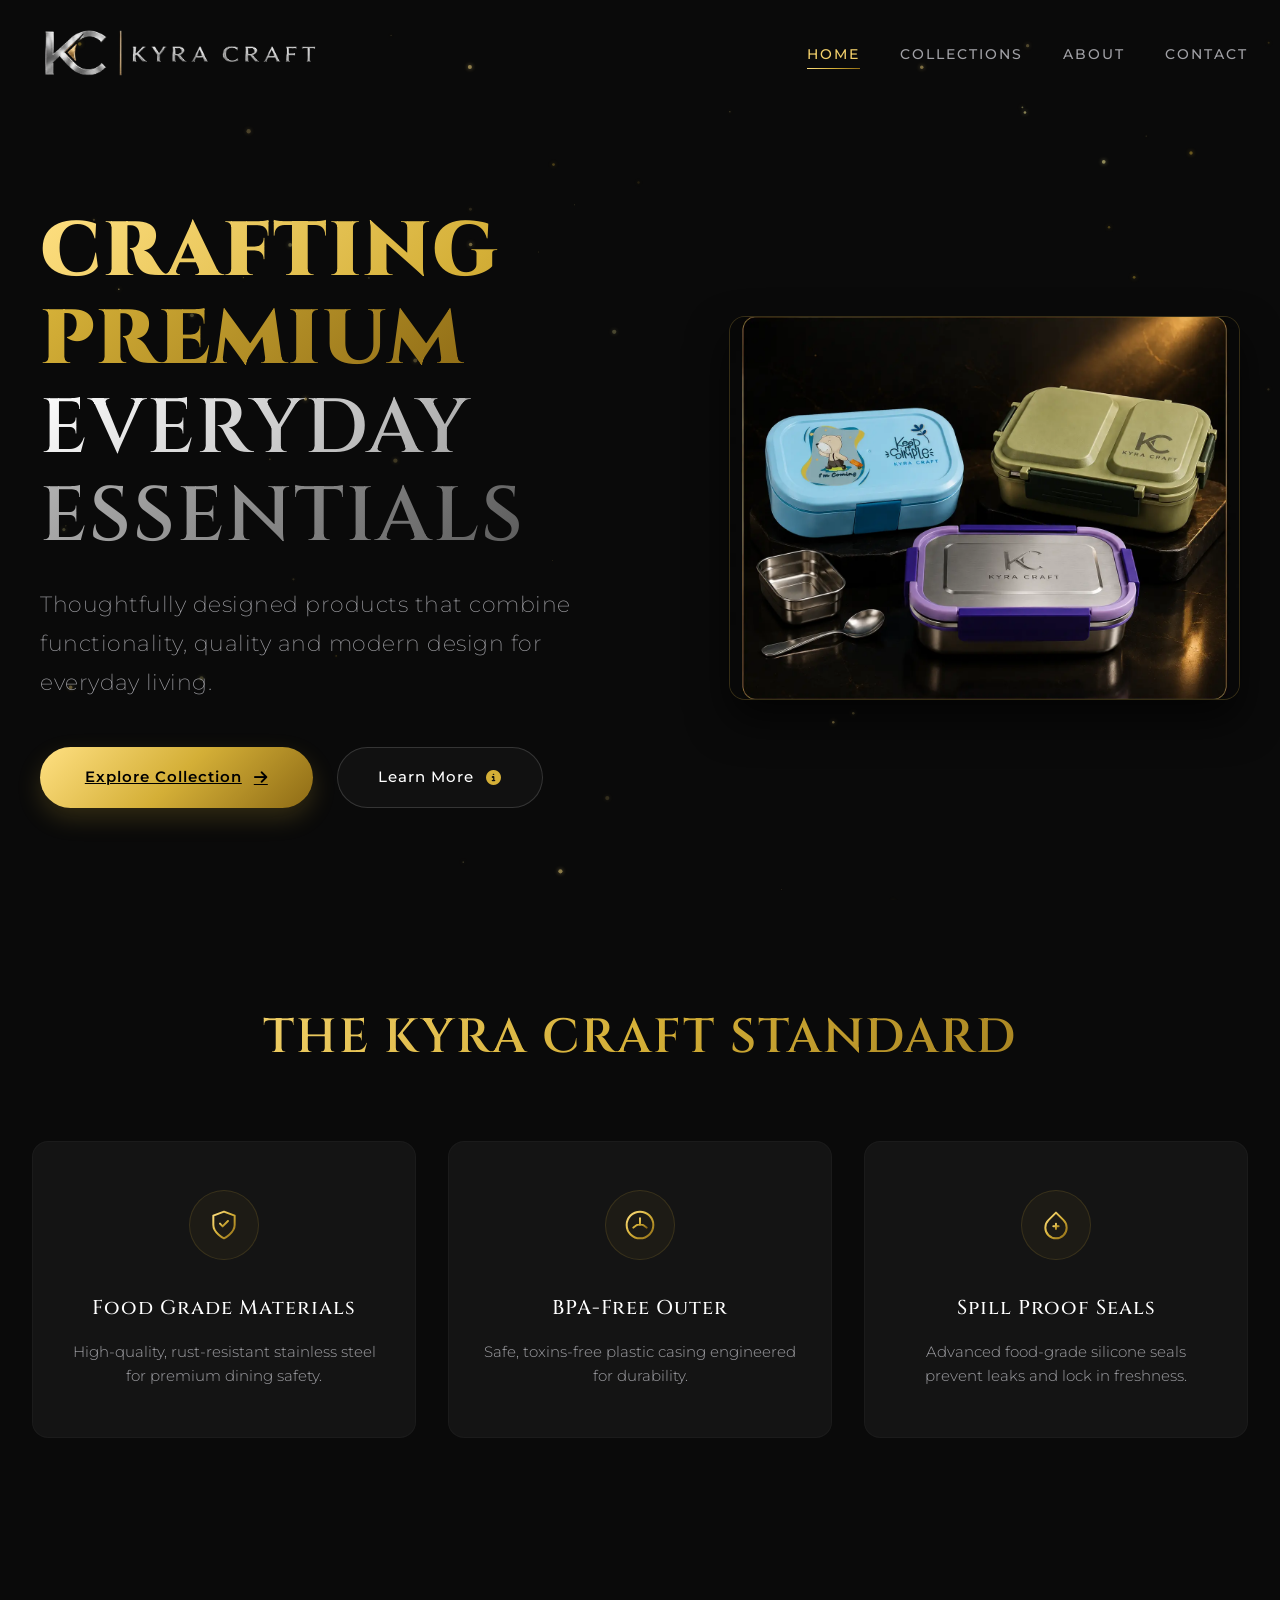
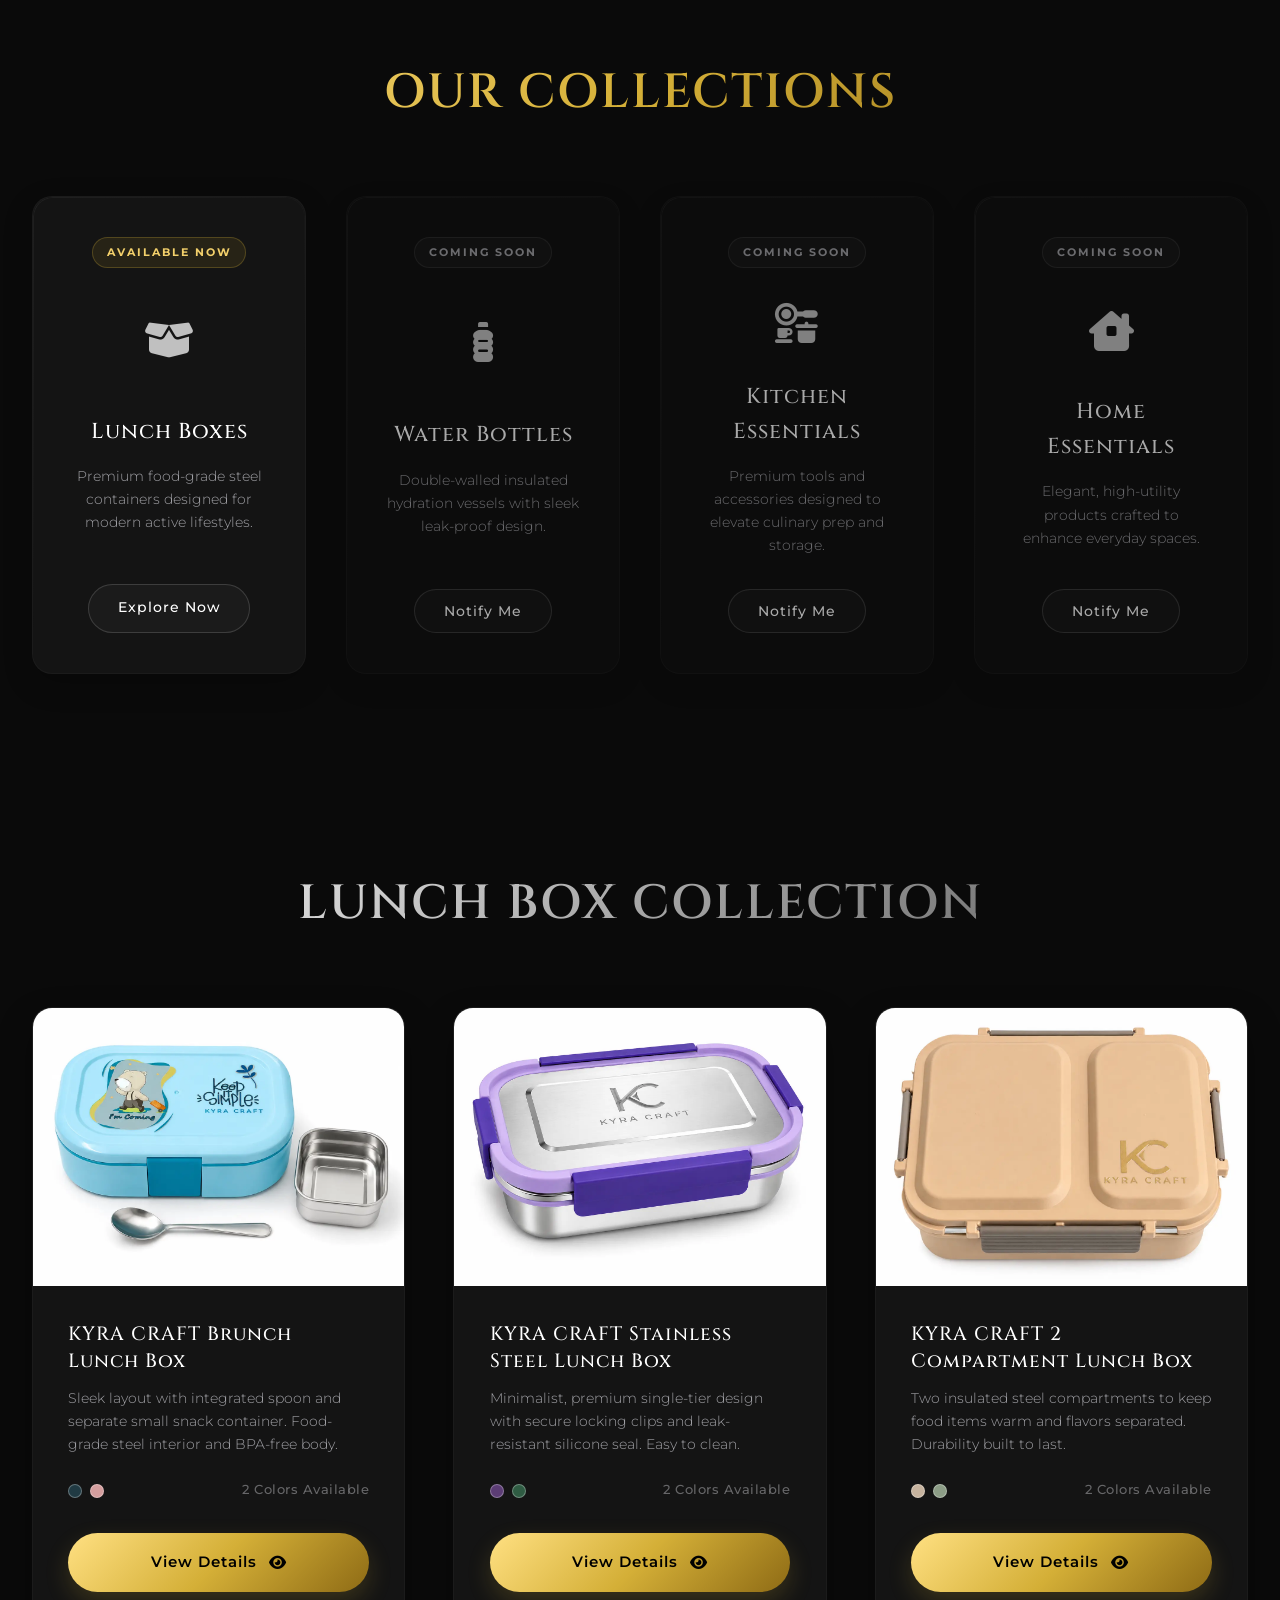
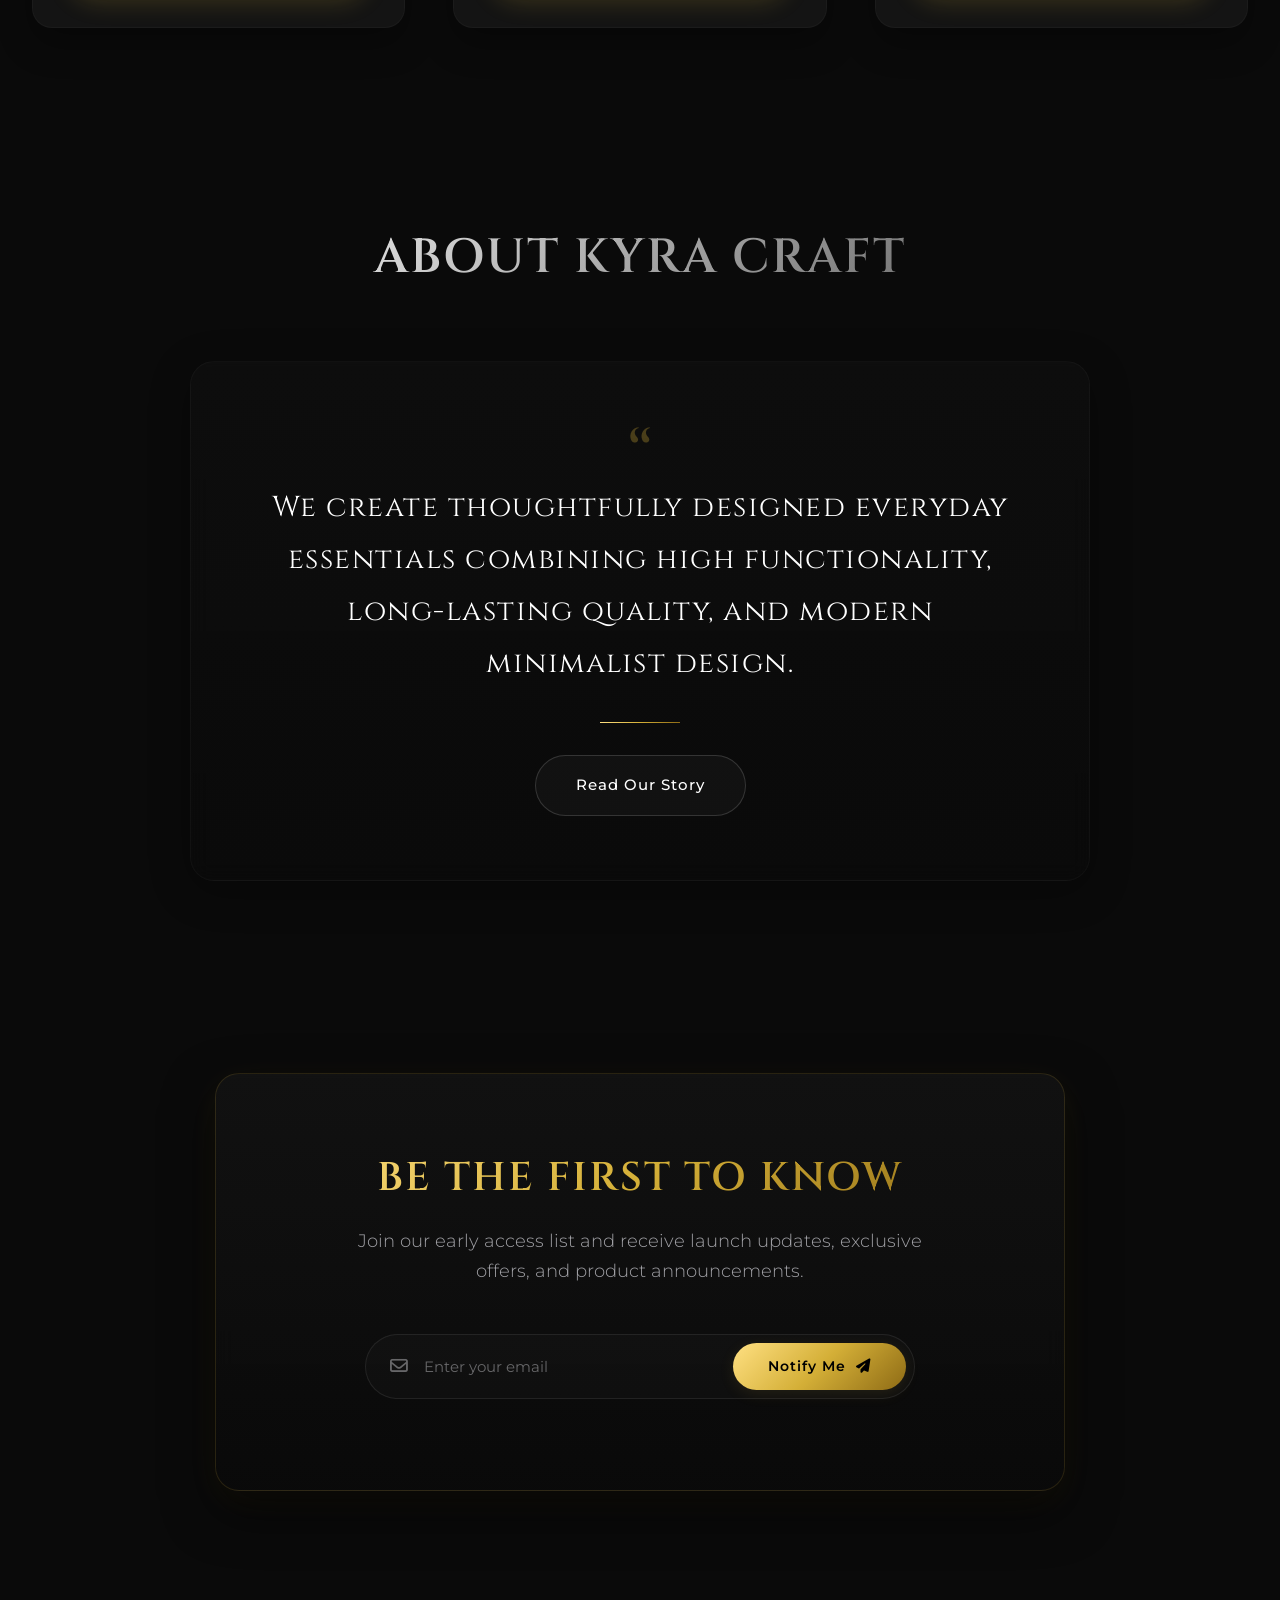
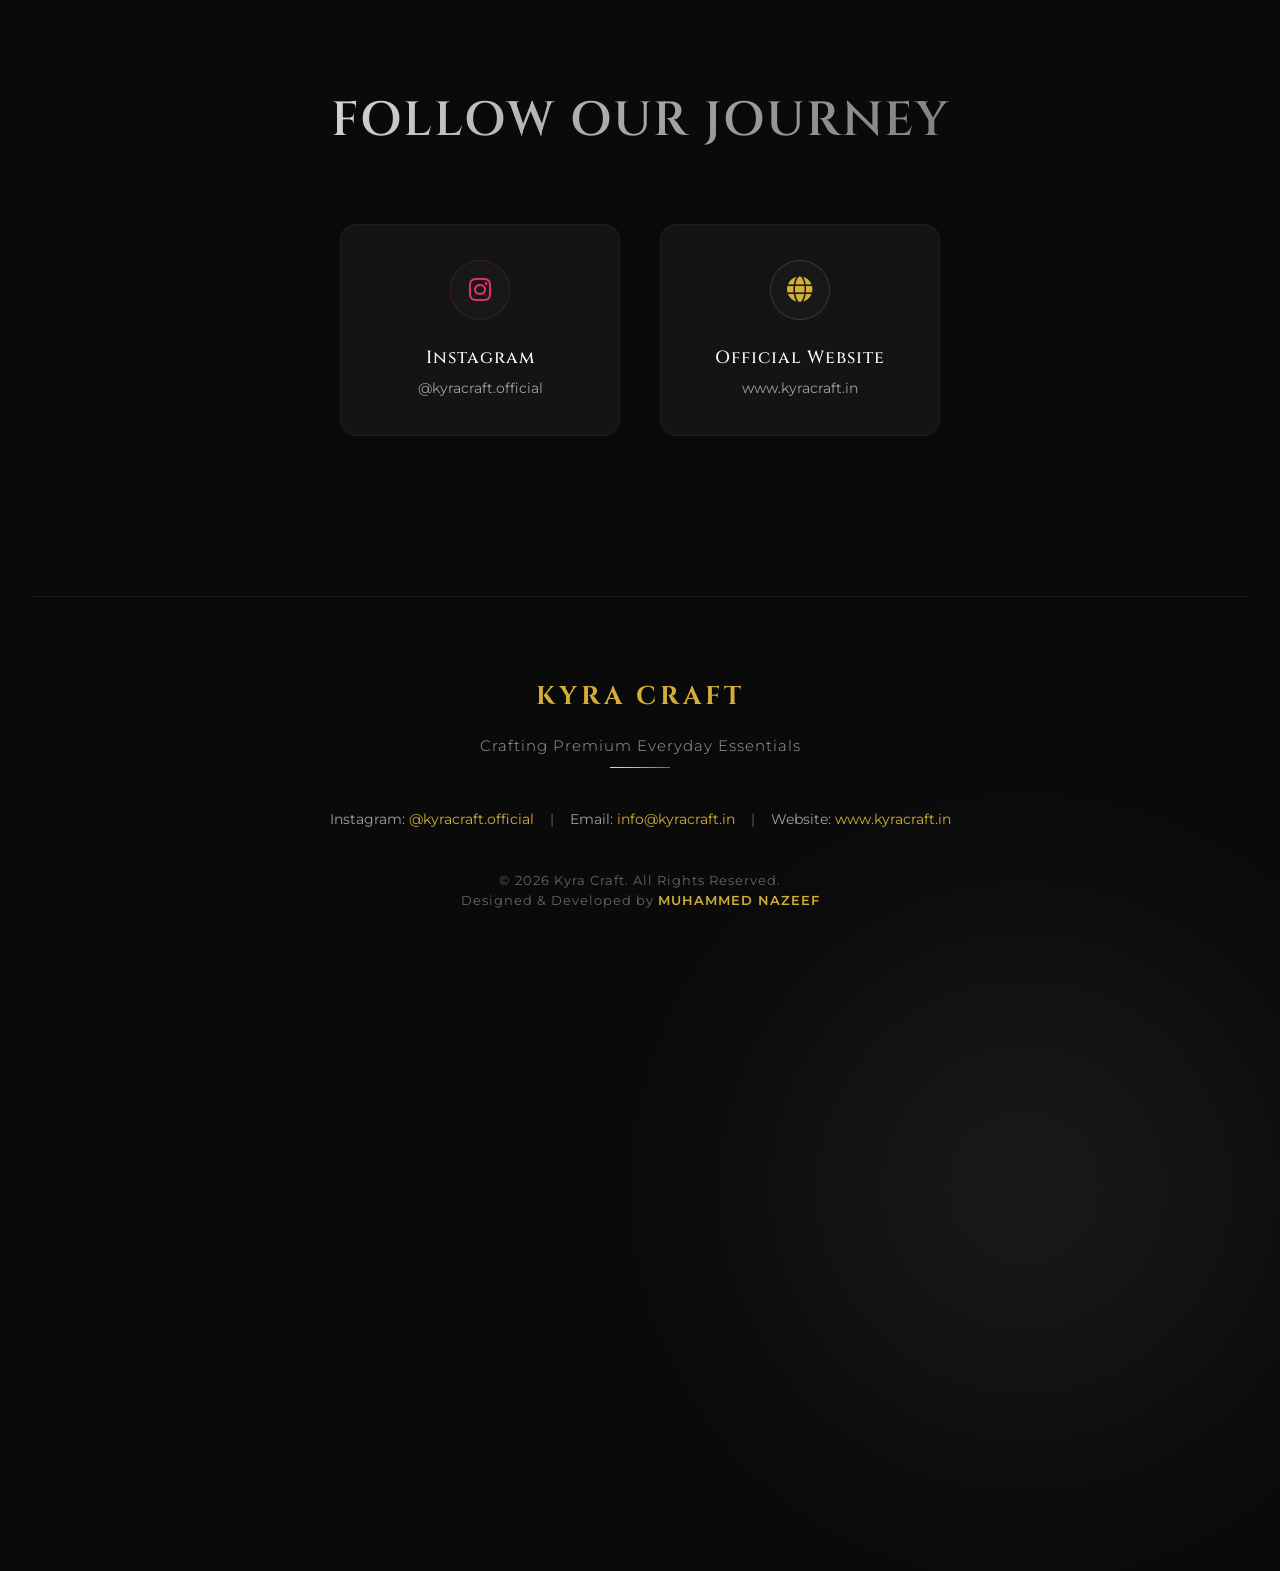
<file: product.html>
<!DOCTYPE html>
<html lang="en">

<head>
    <meta charset="UTF-8">
    <meta name="viewport" content="width=device-width, initial-scale=1.0">
    <title>Product Details | KYRA CRAFT</title>
    <meta name="description"
        content="Explore detailed features, colors, specifications, and FAQs for Kyra Craft premium lifestyle everyday products. Purchase directly from our official Amazon store.">
    <link rel="stylesheet" href="styles.css">
    <!-- Google Fonts -->
    <link rel="preconnect" href="https://fonts.googleapis.com">
    <link rel="preconnect" href="https://fonts.gstatic.com" crossorigin>
    <link
        href="https://fonts.googleapis.com/css2?family=Cinzel:wght@400;500;600;700;800;900&family=Montserrat:wght@200;300;400;500;600;700&display=swap"
        rel="stylesheet">
    <!-- Font Awesome for Social Icons -->
    <link rel="stylesheet" href="https://cdnjs.cloudflare.com/ajax/libs/font-awesome/6.4.0/css/all.min.css">
</head>

<body>
    <!-- Luxury Background Canvas & Effects -->
    <canvas id="particle-canvas"></canvas>
    <div class="bg-glow bg-glow-gold" id="glow-1"></div>
    <div class="bg-glow bg-glow-silver" id="glow-2"></div>

    <!-- STICKY HEADER -->
    <header class="site-header" id="main-header">
        <div class="nav-container">
            <a href="index.html" class="nav-logo-link">
                <img src="logo.png" alt="Kyra Craft Logo" class="nav-logo-img">
                
            </a>
            
            <!-- Desktop Nav Menu -->
            <ul class="nav-menu nav-menu-desktop">
                <li><a href="index.html" class="nav-link">Home</a></li>
                <li><a href="index.html#collections" class="nav-link">Collections</a></li>
                <li><a href="about.html" class="nav-link">About</a></li>
                <li><a href="contact.html" class="nav-link">Contact</a></li>
            </ul>

            <!-- Mobile Hamburger Toggle -->
            <button class="mobile-nav-toggle" id="menu-toggle" aria-label="Toggle Menu">
                <span></span>
                <span></span>
                <span></span>
            </button>
        </div>
    </header>

    <!-- Mobile Nav Overlay -->
    <div class="mobile-menu-overlay" id="mobile-menu">
        <ul class="nav-menu">
            <li><a href="index.html" class="nav-link">Home</a></li>
            <li><a href="index.html#collections" class="nav-link">Collections</a></li>
            <li><a href="about.html" class="nav-link">About</a></li>
            <li><a href="contact.html" class="nav-link">Contact</a></li>
        </ul>
    </div>

    <main class="container">
        <!-- PRODUCT BASE DETAIL SECTION -->
        <section class="product-detail-container header-offset">
            <!-- Left: Media/Gallery Column -->
            <div class="gallery-container">
                <div class="main-image-wrapper" id="zoom-image-wrapper">
                    <!-- Main image or Fallback SVG will be injected here -->
                    <img src="" alt="Product Main Image" class="main-image-view" id="main-product-image">
                    <div class="zoom-hint" id="zoom-indicator">Hover to Zoom</div>
                </div>
                
                <!-- Thumbnails Strip -->
                <div class="thumbnail-strip" id="product-thumbnails-grid">
                    <!-- Thumbnails injected dynamically -->
                </div>
            </div>

            <!-- Right: Info/Buy Column -->
            <div class="product-info-container">
                <span class="product-tag">Lunch Box Collection</span>
                
                <h1 class="product-name" id="product-display-name">KYRA CRAFT Product</h1>
                <p class="product-tagline" id="product-display-tagline">Thoughtfully designed for everyday quality.</p>
                
                <p class="product-desc" id="product-display-desc">
                    Product description will load here...
                </p>

                <!-- Color Swatches Selection -->
                <div class="variants-section">
                    <h3 class="variants-title">Select Color Variant</h3>
                    <div class="color-swatch-list" id="swatches-container">
                        <!-- Swatches injected dynamically -->
                    </div>
                </div>

                <!-- Primary Amazon CTA Button -->
                <div class="actions-section">
                    <a href="#" target="_blank" rel="noopener" class="btn-buy-amazon" id="amazon-buy-cta">
                        <i class="fa-brands fa-amazon"></i>
                        <span>Buy on Amazon</span>
                    </a>
                    <p class="buy-badge-text"><i class="fa-solid fa-truck-fast"></i> Ships and Sold by Amazon India</p>
                </div>

                <!-- Key Highlights (Brief Features Grid) -->
                <div class="product-features-brief" id="brief-highlights-grid">
                    <!-- Key features cards injected dynamically -->
                </div>
            </div>
        </section>

        <!-- SPECIFICATIONS TABLE SECTION -->
        <section class="specs-section scroll-reveal" id="specifications-table-block">
            <h2 class="specs-title">Technical Specifications</h2>
            <table class="specs-table">
                <tbody id="specs-table-body">
                    <!-- Specs rows injected dynamically -->
                </tbody>
            </table>
        </section>

        <!-- FAQ ACCORDION SECTION -->
        <section class="faq-section scroll-reveal" id="faq-accordions-block">
            <h2 class="faq-title">Frequently Asked Questions</h2>
            <div class="faq-accordion" id="faq-accordion-container">
                <!-- FAQ Accordion items injected dynamically -->
            </div>
        </section>

        <!-- RELATED PRODUCTS SECTION -->
        <section class="related-products-section scroll-reveal">
            <h2 class="related-products-title">Complete Your Set</h2>
            <div class="products-grid" id="related-products-grid">
                <!-- Injected dynamically -->
            </div>
        </section>

        <!-- CUSTOMER REVIEWSMockup (PLACEHOLDER) -->
        <section class="reviews-section scroll-reveal" id="reviews-placeholder-block">
            <h2 class="reviews-title">Customer Feedback</h2>
            
            <div class="reviews-summary-container">
                <!-- Left: Star ratings box -->
                <div class="rating-score-box">
                    <span class="large-rating-num">4.7</span>
                    <div class="score-stars-row">
                        <i class="fa-solid fa-star"></i>
                        <i class="fa-solid fa-star"></i>
                        <i class="fa-solid fa-star"></i>
                        <i class="fa-solid fa-star"></i>
                        <i class="fa-solid fa-star-half-stroke"></i>
                    </div>
                    <span class="score-caption">Out of 5 Stars<br>(Based on 142 ratings)</span>
                </div>

                <!-- Right: Breakdown progress bars -->
                <div class="rating-breakdown-box">
                    <!-- 5 Star -->
                    <div class="breakdown-row">
                        <span class="breakdown-label">5 Star</span>
                        <div class="breakdown-bar-wrapper">
                            <div class="breakdown-bar-fill" style="width: 78%;"></div>
                        </div>
                        <span class="breakdown-percentage">78%</span>
                    </div>

                    <!-- 4 Star -->
                    <div class="breakdown-row">
                        <span class="breakdown-label">4 Star</span>
                        <div class="breakdown-bar-wrapper">
                            <div class="breakdown-bar-fill" style="width: 14%;"></div>
                        </div>
                        <span class="breakdown-percentage">14%</span>
                    </div>

                    <!-- 3 Star -->
                    <div class="breakdown-row">
                        <span class="breakdown-label">3 Star</span>
                        <div class="breakdown-bar-wrapper">
                            <div class="breakdown-bar-fill" style="width: 5%;"></div>
                        </div>
                        <span class="breakdown-percentage">5%</span>
                    </div>

                    <!-- 2 Star -->
                    <div class="breakdown-row">
                        <span class="breakdown-label">2 Star</span>
                        <div class="breakdown-bar-wrapper">
                            <div class="breakdown-bar-fill" style="width: 2%;"></div>
                        </div>
                        <span class="breakdown-percentage">2%</span>
                    </div>

                    <!-- 1 Star -->
                    <div class="breakdown-row">
                        <span class="breakdown-label">1 Star</span>
                        <div class="breakdown-bar-wrapper">
                            <div class="breakdown-bar-fill" style="width: 1%;"></div>
                        </div>
                        <span class="breakdown-percentage">1%</span>
                    </div>
                </div>
            </div>

            <!-- Review Testimonials Grid -->
            <div class="reviews-list">
                <!-- Review 1 -->
                <div class="review-card">
                    <div class="review-header">
                        <span class="reviewer-name">Anand K.</span>
                        <span class="verified-badge"><i class="fa-solid fa-circle-check"></i> Verified Purchase</span>
                    </div>
                    <div class="review-meta">
                        <div class="review-stars">
                            <i class="fa-solid fa-star"></i>
                            <i class="fa-solid fa-star"></i>
                            <i class="fa-solid fa-star"></i>
                            <i class="fa-solid fa-star"></i>
                            <i class="fa-solid fa-star"></i>
                        </div>
                        <span class="review-date">Reviewed on July 10, 2026</span>
                    </div>
                    <h4 class="review-title-text">Absolutely Premium Quality!</h4>
                    <p class="review-body-text">
                        Very satisfied with the build quality. The inner steel feels extremely high grade and the outer plastic has a sleek matte finish that looks very high-end. Leak-proof locks work perfectly without any spillages. Highly recommend for office lunches.
                    </p>
                </div>

                <!-- Review 2 -->
                <div class="review-card">
                    <div class="review-header">
                        <span class="reviewer-name">Meera Nair</span>
                        <span class="verified-badge"><i class="fa-solid fa-circle-check"></i> Verified Purchase</span>
                    </div>
                    <div class="review-meta">
                        <div class="review-stars">
                            <i class="fa-solid fa-star"></i>
                            <i class="fa-solid fa-star"></i>
                            <i class="fa-solid fa-star"></i>
                            <i class="fa-solid fa-star"></i>
                            <i class="fa-regular fa-star"></i>
                        </div>
                        <span class="review-date">Reviewed on June 28, 2026</span>
                    </div>
                    <h4 class="review-title-text">Great design, easy to clean</h4>
                    <p class="review-body-text">
                        The colors match the photos online perfectly. I got the blue variant and it looks very elegant. It fits spoon inside which is super convenient for college. Cleans easily in the dishwasher. Wish there were matching water bottles available!
                    </p>
                </div>
            </div>
        </section>

        <!-- FOOTER -->
        <footer class="footer-section">
            <div class="footer-logo">KYRA CRAFT</div>
            <div class="footer-tagline">Crafting Premium Everyday Essentials</div>
            <div class="footer-divider"></div>

            <div class="footer-info">
                <span>Instagram: <a
                        href="https://www.instagram.com/kyracraft.official?utm_source=qr"
                        target="_blank" rel="noopener">@kyracraft.official</a></span>
                <span class="footer-info-divider">|</span>
                <span>Email: <a href="mailto:info@kyracraft.in">info@kyracraft.in</a></span>
                <span class="footer-info-divider">|</span>
                <span>Website: <a href="index.html">www.kyracraft.in</a></span>
            </div>

            <div class="footer-copyright">
                &copy; 2026 Kyra Craft. All Rights Reserved.<br>
                Designed & Developed by
    <a href="https://www.instagram.com/_nzf_hsnaa_?utm_source=qr"
       target="_blank"
       rel="noopener noreferrer">
        MUHAMMED NAZEEF
    </a>
            </div>
        </footer>
    </main>

    <!-- Load centralized products data first -->
    <script src="products.js"></script>
    <script src="script.js"></script>
</body>

</html>
</file>
<file: styles.css>
:root {
    /* Luxury Color System */
    --bg-primary: #0A0A0A;
    --bg-card: #141414;
    --bg-card-hover: #1A1A1A;

    --color-gold: #D4AF37;
    --color-gold-light: #F3D06B;
    --color-gold-dark: #8E6B15;

    --color-silver: #C0C0C0;
    --color-silver-light: #E0E0E0;
    --color-silver-dark: #808080;

    --text-primary: #FFFFFF;
    --text-secondary: #A0A0A5;
    --text-muted: #666668;

    /* Gradients */
    --gold-gradient: linear-gradient(135deg, #FFE082 0%, #D4AF37 50%, #8E6B15 100%);
    --silver-gradient: linear-gradient(135deg, #FFFFFF 0%, #A6A6A6 50%, #595959 100%);
    --dark-gradient: linear-gradient(180deg, #161616 0%, #0A0A0A 100%);
    --card-glow: 0 8px 32px 0 rgba(212, 175, 55, 0.08);

    /* Fonts */
    --font-heading: 'Cinzel', serif;
    --font-body: 'Montserrat', sans-serif;
}

/* Reset & Base Styles */
* {
    margin: 0;
    padding: 0;
    box-sizing: border-box;
}

html {
    scroll-behavior: smooth;
}

body {
    font-family: var(--font-body);
    background-color: var(--bg-primary);
    color: var(--text-primary);
    overflow-x: hidden;
    position: relative;
    line-height: 1.6;
}

/* Background Particle Canvas */
#particle-canvas {
    position: fixed;
    top: 0;
    left: 0;
    width: 100vw;
    height: 100vh;
    z-index: 0;
    pointer-events: none;
}

/* Luxury Ambient Glows */
.bg-glow {
    position: absolute;
    width: 60vw;
    height: 60vw;
    border-radius: 50%;
    filter: blur(120px);
    z-index: 0;
    pointer-events: none;
    opacity: 0.12;
    transition: transform 0.2s ease-out;
}

.bg-glow-gold {
    background: radial-gradient(circle, var(--color-gold) 0%, transparent 70%);
    top: -20%;
    left: -10%;
}

.bg-glow-silver {
    background: radial-gradient(circle, var(--color-silver) 0%, transparent 70%);
    bottom: -10%;
    right: -10%;
}

/* Container */
.container {
    position: relative;
    max-width: 1300px;
    margin: 0 auto;
    padding: 2rem;
    z-index: 1;
}

/* HEADER */
.header-section {
    display: flex;
    justify-content: center;
    align-items: center;
    padding: 3rem 0;
}

.logo-container {
    width: 140px;
    height: 140px;
    border-radius: 50%;
    overflow: hidden;
    border: 2px solid var(--color-gold);
    box-shadow: 0 0 25px rgba(212, 175, 55, 0.2), inset 0 0 15px rgba(212, 175, 55, 0.2);
    background: #151515;
    display: flex;
    align-items: center;
    justify-content: center;
    transition: transform 0.6s cubic-bezier(0.16, 1, 0.3, 1), box-shadow 0.6s ease;
}

.logo-container:hover {
    transform: scale(1.05) rotate(5deg);
    box-shadow: 0 0 35px rgba(212, 175, 55, 0.4), inset 0 0 20px rgba(212, 175, 55, 0.3);
}

.brand-logo {
    display: block;
    width: 100%;
    height: 100%;
    object-fit: cover;
    clip-path: inset(0 0 2% 0);
    transform: scale(1.02);
}

/* HERO SECTION */
.hero-section {
    padding: 6rem 0;
    max-width: 1200px;
    margin: 0 auto;
    width: 100%;
}

.hero-content-wrapper {
    display: grid;
    grid-template-columns: 1.1fr 0.9fr;
    gap: 4rem;
    align-items: center;
}

.hero-text-col {
    display: flex;
    flex-direction: column;
    align-items: flex-start;
    text-align: left;
}

.hero-text-col .headline {
    margin-bottom: 1.5rem;
    text-align: left;
    margin-top: 0;
}

.hero-text-col .sub-headline {
    margin-bottom: 2.8rem;
    text-align: left;
    max-width: 580px;
}

.hero-text-col .hero-ctas {
    justify-content: flex-start;
    margin-bottom: 0;
}

.hero-image-col {
    display: flex;
    justify-content: center;
    align-items: center;
    width: 100%;
}

.hero-image-container {
    width: 100%;
    aspect-ratio: 4 / 3;
    border-radius: 16px;
    overflow: hidden;
    border: 1px solid rgba(214, 175, 55, 0.2);
    background: rgba(255, 255, 255, 0.02);
    box-shadow: 0 20px 40px rgba(0, 0, 0, 0.65), inset 0 0 40px rgba(214, 175, 55, 0.05);
    display: flex;
    justify-content: center;
    align-items: center;
    transition: transform 0.5s cubic-bezier(0.16, 1, 0.3, 1), border-color 0.5s ease;
}

.hero-image-container:hover {
    transform: translateY(-5px);
    border-color: rgba(214, 175, 55, 0.4);
}

.hero-product-img {
    width: 100%;
    height: 100%;
    object-fit: cover;
    transition: transform 0.5s cubic-bezier(0.16, 1, 0.3, 1);
}

.hero-image-container:hover .hero-product-img {
    transform: scale(1.03);
}

/* Launch Badge */
.launch-badge {
    display: inline-flex;
    align-items: center;
    gap: 0.75rem;
    background: var(--gold-gradient);
    border: 1px solid rgba(255, 255, 255, 0.2);
    padding: 0.6rem 1.5rem;
    border-radius: 50px;
    box-shadow: 0 8px 20px rgba(212, 175, 55, 0.15);
    margin-bottom: 2.5rem;
    animation: badgePulse 2s infinite ease-in-out;
}

.badge-text {
    font-family: var(--font-body);
    font-size: 0.8rem;
    font-weight: 700;
    color: #000000;
    letter-spacing: 2px;
}

.badge-icon {
    font-size: 0.95rem;
}

/* Headline */
.headline {
    font-family: var(--font-heading);
    font-size: clamp(2.5rem, 6vw, 4.8rem);
    font-weight: 700;
    line-height: 1.15;
    letter-spacing: 2px;
    margin-bottom: 2rem;
    text-transform: uppercase;
}

.text-gold-gradient {
    background: var(--gold-gradient);
    -webkit-background-clip: text;
    -webkit-text-fill-color: transparent;
    background-clip: text;
    font-weight: 900;
}

.text-silver-gradient {
    background: var(--silver-gradient);
    -webkit-background-clip: text;
    -webkit-text-fill-color: transparent;
    background-clip: text;
    font-weight: 600;
}

/* Subheadline */
.sub-headline {
    font-family: var(--font-body);
    font-size: clamp(1.05rem, 2vw, 1.35rem);
    color: var(--text-secondary);
    font-weight: 200;
    line-height: 1.8;
    max-width: 700px;
    margin-bottom: 3.5rem;
    letter-spacing: 0.5px;
}

/* Hero CTAs */
.hero-ctas {
    display: flex;
    gap: 1.5rem;
    margin-bottom: 2.5rem;
    width: 100%;
    justify-content: center;
}

/* Gold Button */
.btn-gold {
    background: var(--gold-gradient);
    color: #000000;
    border: none;
    padding: 1.1rem 2.8rem;
    border-radius: 50px;
    font-family: var(--font-body);
    font-size: 0.95rem;
    font-weight: 600;
    cursor: pointer;
    display: inline-flex;
    align-items: center;
    gap: 0.75rem;
    box-shadow: 0 10px 25px rgba(212, 175, 55, 0.2);
    transition: all 0.4s cubic-bezier(0.16, 1, 0.3, 1);
    letter-spacing: 1px;
}

.btn-gold:hover {
    transform: translateY(-3px);
    box-shadow: 0 15px 30px rgba(212, 175, 55, 0.4);
    background: linear-gradient(135deg, #FFFFFF 0%, #D4AF37 100%);
}

.btn-gold i {
    transition: transform 0.3s ease;
}

.btn-gold:hover i {
    transform: scale(1.2);
}

/* Silver Button */
.btn-silver {
    background: rgba(255, 255, 255, 0.03);
    color: var(--text-primary);
    border: 1px solid rgba(255, 255, 255, 0.15);
    padding: 1.1rem 2.5rem;
    border-radius: 50px;
    font-family: var(--font-body);
    font-size: 0.95rem;
    font-weight: 500;
    text-decoration: none;
    cursor: pointer;
    display: inline-flex;
    align-items: center;
    gap: 0.75rem;
    transition: all 0.4s cubic-bezier(0.16, 1, 0.3, 1);
    letter-spacing: 1px;
}

.btn-silver:hover {
    transform: translateY(-3px);
    background: rgba(255, 255, 255, 0.08);
    border-color: var(--color-silver);
    box-shadow: 0 10px 25px rgba(255, 255, 255, 0.1);
}

.btn-silver i {
    color: var(--color-gold);
    transition: transform 0.3s ease;
}

.btn-silver:hover i {
    transform: rotate(15deg) scale(1.1);
}

.instagram-handle {
    font-size: 0.9rem;
    letter-spacing: 2px;
}

.instagram-handle a {
    color: var(--color-gold);
    text-decoration: none;
    font-weight: 500;
    transition: color 0.3s ease;
    border-bottom: 1px solid transparent;
}

.instagram-handle a:hover {
    color: #FFFFFF;
    border-bottom-color: #FFFFFF;
}

/* SECTIONS COMMONS */
.section-title {
    font-family: var(--font-heading);
    font-size: clamp(2rem, 4vw, 3rem);
    font-weight: 600;
    letter-spacing: 2px;
    text-align: center;
    text-transform: uppercase;
    margin-bottom: 4rem;
}

/* FEATURES SECTION */
.features-section {
    padding: 6rem 0;
}

.features-grid {
    display: grid;
    grid-template-columns: repeat(auto-fit, minmax(320px, 1fr));
    gap: 2rem;
}

.feature-card {
    background: var(--bg-card);
    border: 1px solid rgba(255, 255, 255, 0.03);
    border-radius: 16px;
    padding: 3rem 2rem;
    text-align: center;
    position: relative;
    overflow: hidden;
    z-index: 1;
    transition: all 0.5s cubic-bezier(0.16, 1, 0.3, 1);
}

/* Metallic Shine Reflex Effect */
.feature-card::before {
    content: '';
    position: absolute;
    top: 0;
    left: -150%;
    width: 100%;
    height: 100%;
    background: linear-gradient(90deg,
            transparent,
            rgba(255, 255, 255, 0.08),
            transparent);
    transform: skewX(-25deg);
    transition: 0.75s;
    z-index: -1;
}

.feature-card:hover::before {
    left: 150%;
}

.feature-card:hover {
    transform: translateY(-8px);
    background: var(--bg-card-hover);
    border-color: rgba(212, 175, 55, 0.3);
    box-shadow: 0 15px 35px rgba(0, 0, 0, 0.4), 0 0 20px rgba(212, 175, 55, 0.05);
}

.feature-icon-wrapper {
    width: 70px;
    height: 70px;
    border-radius: 50%;
    background: rgba(212, 175, 55, 0.05);
    border: 1px solid rgba(212, 175, 55, 0.15);
    display: flex;
    align-items: center;
    justify-content: center;
    margin: 0 auto 2rem auto;
    transition: all 0.4s ease;
}

.feature-card:hover .feature-icon-wrapper {
    background: rgba(212, 175, 55, 0.12);
    border-color: var(--color-gold);
    box-shadow: 0 0 20px rgba(212, 175, 55, 0.2);
    transform: scale(1.08);
}

.feature-svg-icon {
    width: 32px;
    height: 32px;
}

.feature-card-title {
    font-family: var(--font-heading);
    font-size: 1.25rem;
    font-weight: 500;
    color: #FFFFFF;
    margin-bottom: 1rem;
    letter-spacing: 1px;
    transition: color 0.3s ease;
}

.feature-card:hover .feature-card-title {
    color: var(--color-gold-light);
}

.feature-card-desc {
    font-size: 0.95rem;
    color: var(--text-secondary);
    font-weight: 300;
}

/* ABOUT SECTION */
.about-section {
    padding: 6rem 0;
}

.about-container {
    max-width: 900px;
    margin: 0 auto;
    text-align: center;
}

.about-content {
    background: linear-gradient(180deg, rgba(20, 20, 20, 0.4) 0%, rgba(10, 10, 10, 0.6) 100%);
    border: 1px solid rgba(255, 255, 255, 0.03);
    border-radius: 24px;
    padding: 4rem 3rem;
    position: relative;
    display: flex;
    flex-direction: column;
    align-items: center;
    box-shadow: 0 10px 40px rgba(0, 0, 0, 0.3);
    backdrop-filter: blur(10px);
    -webkit-backdrop-filter: blur(10px);
}

.quote-mark {
    font-family: var(--font-heading);
    font-size: 5rem;
    line-height: 1;
    height: 3rem;
    color: var(--color-gold);
    opacity: 0.3;
    margin-bottom: 0.5rem;
}

.about-text {
    font-family: var(--font-heading);
    font-size: clamp(1.2rem, 2.5vw, 1.8rem);
    font-weight: 300;
    line-height: 1.8;
    color: #FFFFFF;
    letter-spacing: 1.5px;
    max-width: 750px;
    margin-bottom: 2rem;
}

.about-accent-line {
    width: 80px;
    height: 1px;
    background: var(--gold-gradient);
}

/* PRODUCT PREVIEW SECTION */
.preview-section {
    padding: 6rem 0;
    text-align: center;
}

.preview-tagline {
    font-family: var(--font-heading);
    font-size: 1.4rem;
    letter-spacing: 3px;
    color: var(--text-secondary);
    margin-top: -3rem;
    margin-bottom: 4rem;
    font-weight: 300;
}

.teaser-grid {
    display: grid;
    grid-template-columns: repeat(auto-fit, minmax(280px, 1fr));
    gap: 2rem;
}

.teaser-card {
    border-radius: 16px;
    overflow: hidden;
    background: #000;
    border: 1px solid rgba(255, 255, 255, 0.05);
    box-shadow: 0 10px 30px rgba(0, 0, 0, 0.5);
    transition: all 0.6s cubic-bezier(0.16, 1, 0.3, 1);
    position: relative;
    aspect-ratio: 1 / 1;
}

.teaser-card:hover {
    transform: scale(1.03);
    border-color: rgba(212, 175, 55, 0.25);
    box-shadow: 0 20px 40px rgba(0, 0, 0, 0.6), 0 0 20px rgba(212, 175, 55, 0.05);
}

.teaser-image-container {
    width: 100%;
    height: 100%;
    position: relative;
}

.teaser-img {
    width: 100%;
    height: 100%;
    object-fit: cover;
    transition: transform 0.8s cubic-bezier(0.16, 1, 0.3, 1);
}

.teaser-card:hover .teaser-img {
    transform: scale(1.06);
}

/* Blurred reveal overlay */
.teaser-blur-overlay {
    position: absolute;
    top: 0;
    left: 0;
    width: 100%;
    height: 100%;
    background: rgba(0, 0, 0, 0.65);
    backdrop-filter: blur(14px);
    -webkit-backdrop-filter: blur(14px);
    display: flex;
    align-items: center;
    justify-content: center;
    transition: all 0.7s cubic-bezier(0.16, 1, 0.3, 1);
    padding: 1.5rem;
}

.teaser-card:hover .teaser-blur-overlay {
    background: rgba(0, 0, 0, 0);
    backdrop-filter: blur(0px);
    -webkit-backdrop-filter: blur(0px);
    opacity: 0;
}

.teaser-info {
    display: flex;
    flex-direction: column;
    align-items: center;
    gap: 0.75rem;
    transition: transform 0.5s ease;
}

.teaser-card:hover .teaser-info {
    transform: translateY(-20px);
}

.teaser-label {
    font-family: var(--font-heading);
    font-size: 1rem;
    font-weight: 500;
    letter-spacing: 2px;
    color: #FFFFFF;
    text-align: center;
}

.teaser-action {
    font-size: 0.75rem;
    letter-spacing: 1.5px;
    color: var(--color-gold);
    text-transform: uppercase;
    font-weight: 600;
    opacity: 0.85;
    border: 1px solid rgba(212, 175, 55, 0.3);
    padding: 0.35rem 0.85rem;
    border-radius: 4px;
    background: rgba(212, 175, 55, 0.03);
}

/* EMAIL SUBSCRIPTION SECTION */
.subscription-section {
    padding: 6rem 0;
}

.subscription-box {
    background: linear-gradient(180deg, rgba(20, 20, 20, 0.8) 0%, rgba(10, 10, 10, 0.95) 100%);
    border: 1px solid rgba(212, 175, 55, 0.15);
    border-radius: 24px;
    padding: 4.5rem 3rem;
    text-align: center;
    max-width: 850px;
    margin: 0 auto;
    box-shadow: 0 20px 50px rgba(0, 0, 0, 0.6), var(--card-glow);
    position: relative;
    backdrop-filter: blur(10px);
}

.subscription-title {
    font-family: var(--font-heading);
    font-size: clamp(1.8rem, 3.5vw, 2.5rem);
    font-weight: 600;
    letter-spacing: 2px;
    margin-bottom: 1rem;
    text-transform: uppercase;
}

.subscription-desc {
    color: var(--text-secondary);
    font-weight: 300;
    max-width: 600px;
    margin: 0 auto 3rem auto;
    font-size: clamp(0.95rem, 1.8vw, 1.1rem);
    line-height: 1.7;
}

.signup-form {
    max-width: 550px;
    margin: 0 auto;
}

.input-group {
    display: flex;
    background: rgba(255, 255, 255, 0.02);
    border: 1px solid rgba(255, 255, 255, 0.08);
    border-radius: 50px;
    padding: 0.5rem 0.5rem 0.5rem 1.5rem;
    align-items: center;
    transition: all 0.4s cubic-bezier(0.16, 1, 0.3, 1);
}

.input-group:focus-within {
    border-color: var(--color-gold);
    background: rgba(255, 255, 255, 0.04);
    box-shadow: 0 0 25px rgba(212, 175, 55, 0.15);
}

.input-icon-wrapper {
    color: var(--text-muted);
    font-size: 1.1rem;
    display: flex;
    align-items: center;
    transition: color 0.3s ease;
}

.input-group:focus-within .input-icon-wrapper {
    color: var(--color-gold);
}

input[type="email"] {
    flex-grow: 1;
    background: transparent;
    border: none;
    outline: none;
    padding: 0.8rem 1rem;
    color: #FFFFFF;
    font-family: var(--font-body);
    font-size: 0.95rem;
}

input[type="email"]::placeholder {
    color: var(--text-muted);
}

.btn-submit {
    background: var(--gold-gradient);
    color: #000000;
    border: none;
    outline: none;
    padding: 0.9rem 2.2rem;
    border-radius: 50px;
    font-family: var(--font-body);
    font-size: 0.9rem;
    font-weight: 600;
    cursor: pointer;
    display: flex;
    align-items: center;
    gap: 0.6rem;
    box-shadow: 0 4px 15px rgba(212, 175, 55, 0.1);
    transition: all 0.4s cubic-bezier(0.16, 1, 0.3, 1);
    letter-spacing: 1px;
}

.btn-submit:hover {
    transform: translateY(-2px);
    box-shadow: 0 8px 20px rgba(212, 175, 55, 0.35);
    background: linear-gradient(135deg, #FFFFFF 0%, #D4AF37 100%);
}

.btn-submit i {
    transition: transform 0.3s ease;
}

.btn-submit:hover i {
    transform: translateX(4px) scale(1.1);
}

.form-message {
    margin-top: 1.2rem;
    font-size: 0.9rem;
    font-weight: 400;
    opacity: 0;
    height: 0;
    overflow: hidden;
    transition: all 0.4s ease;
}

.form-message.show {
    opacity: 1;
    height: auto;
    margin-top: 1.2rem;
}

.form-message.success {
    color: #4ADE80;
}

.form-message.error {
    color: #F87171;
}

/* SOCIAL SECTION */
.social-section {
    padding: 6rem 0;
}

.social-grid {
    display: flex;
    justify-content: center;
    gap: 2.5rem;
    flex-wrap: wrap;
}

.social-card {
    background: var(--bg-card);
    border: 1px solid rgba(255, 255, 255, 0.04);
    border-radius: 16px;
    padding: 2.2rem 3rem;
    min-width: 280px;
    text-align: center;
    text-decoration: none;
    display: flex;
    flex-direction: column;
    align-items: center;
    transition: all 0.5s cubic-bezier(0.16, 1, 0.3, 1);
}

.social-card:hover {
    transform: translateY(-6px);
    border-color: rgba(255, 255, 255, 0.15);
    background: var(--bg-card-hover);
    box-shadow: 0 15px 30px rgba(0, 0, 0, 0.4);
}

.social-icon {
    width: 60px;
    height: 60px;
    border-radius: 50%;
    display: flex;
    align-items: center;
    justify-content: center;
    font-size: 1.6rem;
    background: rgba(255, 255, 255, 0.02);
    border: 1px solid rgba(255, 255, 255, 0.06);
    margin-bottom: 1.5rem;
    transition: all 0.4s ease;
}

.social-card:hover .social-icon {
    transform: scale(1.1);
}

.instagram-color {
    color: #E1306C;
    border-color: rgba(225, 48, 108, 0.2);
}

.social-card:hover .instagram-color {
    background: rgba(225, 48, 108, 0.1);
    box-shadow: 0 0 15px rgba(225, 48, 108, 0.2);
    border-color: #E1306C;
}

.web-color {
    color: var(--color-gold);
    border-color: rgba(212, 175, 55, 0.2);
}

.social-card:hover .web-color {
    background: rgba(212, 175, 55, 0.1);
    box-shadow: 0 0 15px rgba(212, 175, 55, 0.2);
    border-color: var(--color-gold);
}

.social-name {
    font-family: var(--font-heading);
    font-size: 1.1rem;
    font-weight: 500;
    color: #FFFFFF;
    margin-bottom: 0.4rem;
    letter-spacing: 1px;
}

.social-handle {
    font-size: 0.85rem;
    color: var(--text-secondary);
}

/* FOOTER */
.footer-section {
    border-top: 1px solid rgba(255, 255, 255, 0.06);
    padding: 5rem 0 3rem 0;
    margin-top: 4rem;
    text-align: center;
    display: flex;
    flex-direction: column;
    align-items: center;
}

.footer-logo {
    font-family: var(--font-heading);
    font-size: 1.6rem;
    font-weight: 700;
    letter-spacing: 4px;
    color: var(--color-gold);
    margin-bottom: 1rem;
}

.footer-tagline {
    font-size: 0.95rem;
    color: var(--text-secondary);
    font-weight: 300;
    letter-spacing: 1px;
    margin-bottom: 0.5rem;
}

.footer-badge {
    font-size: 0.8rem;
    color: var(--color-silver-dark);
    text-transform: uppercase;
    letter-spacing: 2px;
    margin-bottom: 2.5rem;
}

.footer-divider {
    width: 60px;
    height: 1px;
    background: var(--gold-gradient);
    margin-bottom: 2.5rem;
}

.footer-info {
    font-size: 0.9rem;
    color: var(--text-secondary);
    margin-bottom: 2.5rem;
    display: flex;
    gap: 1rem;
    align-items: center;
    flex-wrap: wrap;
    justify-content: center;
}

.footer-info a {
    color: var(--color-gold);
    text-decoration: none;
    transition: color 0.3s ease;
}

.footer-info a:hover {
    color: #FFFFFF;
}

.footer-info-divider {
    color: var(--text-muted);
}

.footer-copyright {
    font-size: 0.8rem;
    color: var(--text-muted);
    letter-spacing: 1px;
}

.footer-copyright a{
    color:#d4af37;
    text-decoration:none;
    font-weight:600;
    transition:color .3s ease;
}

.footer-copyright a:hover{
    color:#f8d56b;
    text-decoration:underline;
}

/* SCROLL REVEAL CLASS */
.scroll-reveal {
    opacity: 0;
    transform: translateY(40px);
    transition: opacity 1.2s cubic-bezier(0.16, 1, 0.3, 1), transform 1.2s cubic-bezier(0.16, 1, 0.3, 1);
}

.scroll-reveal.active {
    opacity: 1;
    transform: translateY(0);
}

/* ANIMATIONS KEYFRAMES */
@keyframes badgePulse {
    0% {
        box-shadow: 0 8px 20px rgba(212, 175, 55, 0.15);
        transform: scale(1);
    }

    50% {
        box-shadow: 0 8px 25px rgba(212, 175, 55, 0.35);
        transform: scale(1.02);
    }

    100% {
        box-shadow: 0 8px 20px rgba(212, 175, 55, 0.15);
        transform: scale(1);
    }
}

/* MOBILE RESPONSIVENESS */
@media (max-width: 768px) {
    .container {
        padding: 1.5rem;
    }

    .header-section {
        padding: 2rem 0;
    }

    .logo-container {
        width: 110px;
        height: 110px;
    }

    .hero-section {
        padding: 3rem 0;
    }

    .hero-content-wrapper {
        grid-template-columns: 1fr;
        gap: 3.5rem;
    }

    .hero-text-col {
        align-items: center;
        text-align: center;
    }

    .hero-text-col .headline {
        text-align: center;
    }

    .hero-text-col .sub-headline {
        text-align: center;
        margin-left: auto;
        margin-right: auto;
        margin-bottom: 2.5rem;
    }

    .hero-text-col .hero-ctas {
        flex-direction: column;
        gap: 1rem;
        width: 100%;
        justify-content: center;
    }

    .btn-gold,
    .btn-silver {
        width: 100%;
        justify-content: center;
        padding: 1rem 2rem;
    }

    .features-grid {
        grid-template-columns: 1fr;
        gap: 1.5rem;
    }

    .feature-card {
        padding: 2.5rem 1.5rem;
    }

    .teaser-grid {
        grid-template-columns: 1fr;
        gap: 1.5rem;
    }

    .preview-tagline {
        margin-bottom: 2.5rem;
    }

    .subscription-box {
        padding: 3rem 1.5rem;
    }

    .input-group {
        flex-direction: column;
        background: transparent;
        border: none;
        padding: 0;
        gap: 1rem;
        border-radius: 0;
    }

    .input-group:focus-within {
        box-shadow: none;
    }

    .input-icon-wrapper {
        display: none;
    }

    input[type="email"] {
        width: 100%;
        background: rgba(255, 255, 255, 0.02);
        border: 1px solid rgba(255, 255, 255, 0.08);
        border-radius: 50px;
        padding: 1.1rem 1.5rem;
    }

    input[type="email"]:focus {
        border-color: var(--color-gold);
        background: rgba(255, 255, 255, 0.04);
        box-shadow: 0 0 20px rgba(212, 175, 55, 0.1);
    }

    .btn-submit {
        width: 100%;
        justify-content: center;
        padding: 1.1rem 2rem;
    }

    .social-grid {
        flex-direction: column;
        gap: 1.5rem;
        align-items: center;
    }

    .social-card {
        width: 100%;
        min-width: unset;
        padding: 2rem;
    }
}

/* ==========================================================================
   KYRA CRAFT BRAND EXTENSION STYLES
   ========================================================================== */

/* --- Sticky Header & Navigation --- */
.site-header {
    position: fixed;
    top: 0;
    left: 0;
    width: 100%;
    z-index: 1000;
    padding: 1.5rem 2rem;
    transition: all 0.4s ease;
    background: transparent;
    border-bottom: 1px solid transparent;
}

.site-header.scrolled {
    padding: 1rem 2rem;
    background: rgba(10, 10, 10, 0.85);
    backdrop-filter: blur(12px);
    -webkit-backdrop-filter: blur(12px);
    border-bottom: 1px solid rgba(212, 175, 55, 0.15);
    box-shadow: 0 4px 20px rgba(0, 0, 0, 0.4);
}

.nav-container {
    max-width: 1300px;
    margin: 0 auto;
    display: flex;
    justify-content: space-between;
    align-items: center;
}

.nav-logo-link {
     display:flex;
    align-items:center;
    gap:12px;
}

.nav-logo-img {
    height:60px;
    width:auto;
    object-fit:contain;
    border:none;
    border-radius:0;
    background:none;
    display:block;
    transition:opacity .3s ease;
}

.nav-logo-link:hover .nav-logo-img{
    transform:none;
}

.nav-menu {
    display: flex;
    align-items: center;
    gap: 2.5rem;
    list-style: none;
}

.nav-link {
    font-family: var(--font-body);
    font-size: 0.85rem;
    font-weight: 500;
    letter-spacing: 2px;
    color: var(--text-secondary);
    text-transform: uppercase;
    text-decoration: none;
    transition: all 0.3s ease;
    position: relative;
    padding: 0.4rem 0;
}

.nav-link::after {
    content: '';
    position: absolute;
    bottom: 0;
    left: 0;
    width: 0;
    height: 1px;
    background: var(--gold-gradient);
    transition: width 0.3s ease;
}

.nav-link:hover {
    color: #FFFFFF;
}

.nav-link:hover::after,
.nav-link.active::after {
    width: 100%;
}

.nav-link.active {
    color: var(--color-gold-light);
}

/* Mobile Menu Button */
.mobile-nav-toggle {
    display: none;
    background: transparent;
    border: none;
    cursor: pointer;
    z-index: 1001;
    padding: 0.5rem;
}

.mobile-nav-toggle span {
    display: block;
    width: 24px;
    height: 2px;
    background-color: #FFFFFF;
    margin: 5px 0;
    transition: all 0.3s ease-in-out;
}

/* Open states for toggle */
.mobile-nav-toggle.open span:nth-child(1) {
    transform: translateY(7px) rotate(45deg);
    background-color: var(--color-gold);
}

.mobile-nav-toggle.open span:nth-child(2) {
    opacity: 0;
}

.mobile-nav-toggle.open span:nth-child(3) {
    transform: translateY(-7px) rotate(-45deg);
    background-color: var(--color-gold);
}

/* Mobile Menu Overlay */
.mobile-menu-overlay {
    position: fixed;
    top: 0;
    right: -100%;
    width: 100%;
    height: 100vh;
    background: rgba(10, 10, 10, 0.98);
    backdrop-filter: blur(20px);
    -webkit-backdrop-filter: blur(20px);
    z-index: 999;
    display: flex;
    flex-direction: column;
    justify-content: center;
    align-items: center;
    transition: right 0.5s cubic-bezier(0.16, 1, 0.3, 1);
}

.mobile-menu-overlay.open {
    right: 0;
}

.mobile-menu-overlay .nav-menu {
    flex-direction: column;
    gap: 2rem;
}

.mobile-menu-overlay .nav-link {
    font-size: 1.25rem;
    letter-spacing: 4px;
}

/* --- spacing helper for header clearance --- */
.header-offset {
    margin-top: 80px;
}

/* --- Collections Section --- */
.collections-section {
    padding: 6rem 0;
}

.collections-grid {
    display: grid;
    grid-template-columns: repeat(auto-fit, minmax(260px, 1fr));
    gap: 2.5rem;
    margin-top: 1rem;
}

.collection-card {
    background: var(--bg-card);
    border: 1px solid rgba(255, 255, 255, 0.03);
    border-radius: 20px;
    padding: 2.5rem;
    text-align: center;
    position: relative;
    overflow: hidden;
    display: flex;
    flex-direction: column;
    align-items: center;
    justify-content: space-between;
    min-height: 320px;
    transition: all 0.5s cubic-bezier(0.16, 1, 0.3, 1);
    box-shadow: 0 10px 30px rgba(0, 0, 0, 0.2);
}

.collection-card::before {
    content: '';
    position: absolute;
    inset: 0;
    border-radius: 20px;
    padding: 1px;
    background: linear-gradient(135deg, rgba(255, 255, 255, 0.05), transparent 60%);
    -webkit-mask: linear-gradient(#fff 0 0) content-box, linear-gradient(#fff 0 0);
    -webkit-mask-composite: xor;
    mask-composite: exclude;
    pointer-events: none;
}

.collection-card.available:hover {
    transform: translateY(-8px);
    border-color: rgba(212, 175, 55, 0.35);
    box-shadow: 0 20px 40px rgba(0, 0, 0, 0.4), var(--card-glow);
}

.collection-card.coming-soon {
    opacity: 0.65;
    background: rgba(20, 20, 20, 0.4);
    cursor: default;
}

.collection-icon {
    font-size: 2.5rem;
    margin-bottom: 1.5rem;
    color: var(--color-silver);
    transition: transform 0.5s ease;
}

.collection-card.available:hover .collection-icon {
    color: var(--color-gold);
    transform: scale(1.1);
}

.collection-badge {
    font-size: 0.7rem;
    font-weight: 700;
    letter-spacing: 2px;
    padding: 0.35rem 0.85rem;
    border-radius: 50px;
    text-transform: uppercase;
    margin-bottom: 1.5rem;
}

.badge-now {
    background: rgba(212, 175, 55, 0.1);
    color: var(--color-gold-light);
    border: 1px solid rgba(212, 175, 55, 0.25);
}

.badge-soon {
    background: rgba(255, 255, 255, 0.03);
    color: var(--text-secondary);
    border: 1px solid rgba(255, 255, 255, 0.08);
}

.collection-title {
    font-family: var(--font-heading);
    font-size: 1.35rem;
    font-weight: 500;
    letter-spacing: 1px;
    color: #FFFFFF;
    margin-bottom: 1rem;
}

.collection-desc {
    font-size: 0.9rem;
    color: var(--text-secondary);
    font-weight: 300;
    line-height: 1.6;
    margin-bottom: 2rem;
}

/* --- Lunch Box Products Grid --- */
.products-section {
    padding: 6rem 0;
}

.products-grid {
    display: grid;
    grid-template-columns: repeat(auto-fit, minmax(320px, 1fr));
    gap: 3rem;
}

.product-card {
    background: var(--bg-card);
    border: 1px solid rgba(255, 255, 255, 0.03);
    border-radius: 20px;
    overflow: hidden;
    display: flex;
    flex-direction: column;
    transition: all 0.5s cubic-bezier(0.16, 1, 0.3, 1);
    box-shadow: 0 15px 35px rgba(0, 0, 0, 0.3);
}

.product-card:hover {
    transform: translateY(-8px);
    border-color: rgba(212, 175, 55, 0.3);
    box-shadow: 0 25px 45px rgba(0, 0, 0, 0.5), var(--card-glow);
}

.product-card-image-wrapper {
    width: 100%;
    aspect-ratio: 4 / 3;
    overflow: hidden;
    position: relative;
    background: #111;
}

.product-card-img {
    width: 100%;
    height: 100%;
    object-fit: cover;
    transition: transform 0.8s cubic-bezier(0.16, 1, 0.3, 1);
}

.product-card:hover .product-card-img {
    transform: scale(1.05);
}

.product-card-info {
    padding: 2.2rem;
    display: flex;
    flex-direction: column;
    flex-grow: 1;
}

.product-card-title {
    font-family: var(--font-heading);
    font-size: 1.2rem;
    font-weight: 500;
    letter-spacing: 1px;
    color: #FFFFFF;
    margin-bottom: 0.75rem;
    line-height: 1.4;
    transition: color 0.3s ease;
}

.product-card:hover .product-card-title {
    color: var(--color-gold-light);
}

.product-card-desc {
    font-size: 0.9rem;
    color: var(--text-secondary);
    font-weight: 300;
    line-height: 1.6;
    margin-bottom: 1.5rem;
    flex-grow: 1;
}

.product-card-meta {
    display: flex;
    justify-content: space-between;
    align-items: center;
    margin-bottom: 2rem;
}

.colors-indicator {
    display: flex;
    gap: 0.5rem;
    align-items: center;
}

.color-dot-indicator {
    width: 14px;
    height: 14px;
    border-radius: 50%;
    border: 1px solid rgba(255, 255, 255, 0.3);
}

.colors-text {
    font-size: 0.8rem;
    color: var(--text-muted);
    letter-spacing: 0.5px;
    font-weight: 500;
}

/* --- PRODUCT DETAIL PAGE STYLES --- */
.product-detail-container {
    display: grid;
    grid-template-columns: 1.1fr 0.9fr;
    gap: 4rem;
    padding: 3rem 0;
}

/* Gallery Column */
.gallery-container {
    display: flex;
    flex-direction: column;
    gap: 1.5rem;
}

.main-image-wrapper {
    position: relative;
    width: 100%;
    aspect-ratio: 4 / 3;
    border-radius: 20px;
    overflow: hidden;
    background: #111;
    border: 1px solid rgba(255, 255, 255, 0.03);
    box-shadow: 0 15px 40px rgba(0, 0, 0, 0.4);
    cursor: zoom-in;
}

.main-image-view {
    width: 100%;
    height: 100%;
    object-fit: cover;
    transition: transform 0.1s ease-out;
}

/* Zoom feature overlays */
.zoom-hint {
    position: absolute;
    bottom: 1rem;
    right: 1rem;
    background: rgba(10, 10, 10, 0.7);
    color: #FFFFFF;
    font-size: 0.75rem;
    padding: 0.4rem 0.8rem;
    border-radius: 4px;
    pointer-events: none;
    letter-spacing: 1px;
    text-transform: uppercase;
    opacity: 0.8;
    backdrop-filter: blur(4px);
    transition: opacity 0.3s ease;
}

.main-image-wrapper:hover .zoom-hint {
    opacity: 0;
}

/* Thumbnails */
.thumbnail-strip {
    display: flex;
    gap: 1rem;
    overflow-x: auto;
    padding-bottom: 0.5rem;
    scrollbar-width: thin;
    scrollbar-color: var(--color-gold) rgba(255, 255, 255, 0.02);
}

.thumbnail-strip::-webkit-scrollbar {
    height: 4px;
}

.thumbnail-strip::-webkit-scrollbar-track {
    background: rgba(255, 255, 255, 0.02);
}

.thumbnail-strip::-webkit-scrollbar-thumb {
    background: var(--color-gold-dark);
    border-radius: 2px;
}

.thumbnail-card {
    flex: 0 0 85px;
    aspect-ratio: 1 / 1;
    border-radius: 10px;
    overflow: hidden;
    border: 2px solid transparent;
    cursor: pointer;
    background: #111;
    transition: all 0.3s cubic-bezier(0.16, 1, 0.3, 1);
}

.thumbnail-card:hover {
    border-color: rgba(212, 175, 55, 0.5);
}

.thumbnail-card.active {
    border-color: var(--color-gold);
    box-shadow: 0 0 10px rgba(212, 175, 55, 0.3);
}

.thumbnail-img {
    width: 100%;
    height: 100%;
    object-fit: cover;
}

/* Missing Image Fallback Design */
.image-fallback-container {
    width: 100%;
    height: 100%;
    display: flex;
    flex-direction: column;
    justify-content: center;
    align-items: center;
    text-align: center;
    background: linear-gradient(135deg, #181818 0%, #0F0F0F 100%);
    border: 1px solid rgba(212, 175, 55, 0.15);
    color: var(--text-secondary);
    padding: 2rem;
    position: absolute;
    top: 0;
    left: 0;
}

.image-fallback-icon {
    font-size: 3rem;
    color: var(--color-gold);
    margin-bottom: 1rem;
    opacity: 0.8;
}

.image-fallback-title {
    font-family: var(--font-heading);
    font-size: 1.1rem;
    letter-spacing: 2px;
    color: #FFFFFF;
    text-transform: uppercase;
    margin-bottom: 0.5rem;
}

.image-fallback-subtitle {
    font-size: 0.8rem;
    color: var(--text-muted);
    letter-spacing: 0.5px;
}

/* Info Column */
.product-info-container {
    display: flex;
    flex-direction: column;
}

.product-tag {
    font-family: var(--font-body);
    font-size: 0.8rem;
    font-weight: 700;
    letter-spacing: 3px;
    color: var(--color-gold);
    text-transform: uppercase;
    margin-bottom: 1rem;
}

.product-name {
    font-family: var(--font-heading);
    font-size: clamp(2rem, 3.5vw, 2.6rem);
    font-weight: 600;
    line-height: 1.25;
    letter-spacing: 1px;
    color: #FFFFFF;
    margin-bottom: 1rem;
}

.product-tagline {
    font-family: var(--font-body);
    font-size: 1.1rem;
    font-weight: 300;
    color: var(--color-silver-light);
    letter-spacing: 0.5px;
    margin-bottom: 1.5rem;
}

.product-desc {
    font-size: 0.95rem;
    color: var(--text-secondary);
    font-weight: 300;
    line-height: 1.8;
    margin-bottom: 2.5rem;
}

/* Variant Selectors */
.variants-section {
    margin-bottom: 2.5rem;
    border-top: 1px solid rgba(255, 255, 255, 0.06);
    padding-top: 2rem;
}

.variants-title {
    font-family: var(--font-heading);
    font-size: 0.85rem;
    letter-spacing: 2px;
    text-transform: uppercase;
    color: #FFFFFF;
    margin-bottom: 1.25rem;
}

.color-swatch-list {
    display: flex;
    gap: 1.5rem;
}

.color-swatch-btn {
    display: flex;
    align-items: center;
    gap: 0.75rem;
    background: rgba(255, 255, 255, 0.02);
    border: 1px solid rgba(255, 255, 255, 0.1);
    border-radius: 50px;
    padding: 0.5rem 1.2rem;
    cursor: pointer;
    transition: all 0.3s cubic-bezier(0.16, 1, 0.3, 1);
}

.color-swatch-btn:hover {
    border-color: rgba(255, 255, 255, 0.25);
    background: rgba(255, 255, 255, 0.05);
}

.color-swatch-btn.active {
    border-color: var(--color-gold);
    background: rgba(212, 175, 55, 0.05);
    box-shadow: 0 0 15px rgba(212, 175, 55, 0.1);
}

.swatch-color-dot {
    width: 18px;
    height: 18px;
    border-radius: 50%;
    border: 1px solid rgba(255, 255, 255, 0.3);
}

.swatch-color-name {
    font-family: var(--font-body);
    font-size: 0.85rem;
    font-weight: 500;
    color: #FFFFFF;
    letter-spacing: 0.5px;
}

/* Action Area */
.actions-section {
    margin-bottom: 3rem;
}

.btn-buy-amazon {
    width: 100%;
    background: var(--gold-gradient);
    color: #000000;
    border: none;
    padding: 1.3rem 2.8rem;
    border-radius: 50px;
    font-family: var(--font-body);
    font-size: 1rem;
    font-weight: 700;
    cursor: pointer;
    display: inline-flex;
    align-items: center;
    justify-content: center;
    gap: 0.85rem;
    box-shadow: 0 12px 30px rgba(212, 175, 55, 0.2);
    transition: all 0.4s cubic-bezier(0.16, 1, 0.3, 1);
    letter-spacing: 1.5px;
    text-transform: uppercase;
    text-decoration: none;
}

.btn-buy-amazon:hover {
    transform: translateY(-3px);
    box-shadow: 0 18px 35px rgba(212, 175, 55, 0.4);
    background: linear-gradient(135deg, #FFFFFF 0%, #D4AF37 100%);
}

.buy-badge-text {
    font-size: 0.8rem;
    color: var(--text-muted);
    text-align: center;
    margin-top: 0.75rem;
    letter-spacing: 0.5px;
}

/* Specific Feature Grid inside Detail Column */
.product-features-brief {
    display: grid;
    grid-template-columns: repeat(2, 1fr);
    gap: 1.25rem;
    border-top: 1px solid rgba(255, 255, 255, 0.06);
    padding-top: 2rem;
}

.brief-feature-card {
    background: rgba(255, 255, 255, 0.01);
    border: 1px solid rgba(255, 255, 255, 0.03);
    border-radius: 12px;
    padding: 1rem;
    display: flex;
    align-items: center;
    gap: 0.75rem;
}

.brief-feature-icon {
    font-size: 1.2rem;
    color: var(--color-gold);
    flex-shrink: 0;
}

.brief-feature-text {
    font-size: 0.8rem;
    color: var(--text-secondary);
    font-weight: 400;
}

/* Specifications Table */
.specs-section {
    padding: 6rem 0;
    border-top: 1px solid rgba(255, 255, 255, 0.06);
}

.specs-title {
    font-family: var(--font-heading);
    font-size: 1.6rem;
    letter-spacing: 2px;
    text-transform: uppercase;
    color: #FFFFFF;
    margin-bottom: 2.5rem;
    text-align: center;
}

.specs-table {
    width: 100%;
    max-width: 800px;
    margin: 0 auto;
    border-collapse: collapse;
}

.specs-table tr {
    border-bottom: 1px solid rgba(255, 255, 255, 0.05);
}

.specs-table tr:last-child {
    border-bottom: none;
}

.specs-table td {
    padding: 1.2rem 1.5rem;
    font-size: 0.9rem;
}

.specs-label {
    font-family: var(--font-heading);
    font-weight: 500;
    color: var(--color-gold-light);
    letter-spacing: 1px;
    width: 35%;
}

.specs-value {
    color: var(--text-secondary);
    font-weight: 300;
}

/* FAQ Accordion Section */
.faq-section {
    padding: 6rem 0;
    border-top: 1px solid rgba(255, 255, 255, 0.06);
}

.faq-title {
    font-family: var(--font-heading);
    font-size: 1.6rem;
    letter-spacing: 2px;
    text-transform: uppercase;
    color: #FFFFFF;
    margin-bottom: 2.5rem;
    text-align: center;
}

.faq-accordion {
    max-width: 800px;
    margin: 0 auto;
    display: flex;
    flex-direction: column;
    gap: 1rem;
}

.faq-item {
    background: var(--bg-card);
    border: 1px solid rgba(255, 255, 255, 0.03);
    border-radius: 12px;
    overflow: hidden;
    transition: all 0.3s ease;
}

.faq-question-btn {
    width: 100%;
    background: transparent;
    border: none;
    outline: none;
    padding: 1.5rem;
    text-align: left;
    display: flex;
    justify-content: space-between;
    align-items: center;
    cursor: pointer;
}

.faq-question-text {
    font-family: var(--font-heading);
    font-size: 1.05rem;
    font-weight: 500;
    color: #FFFFFF;
    letter-spacing: 0.5px;
}

.faq-icon-arrow {
    color: var(--color-gold);
    font-size: 0.85rem;
    transition: transform 0.3s cubic-bezier(0.16, 1, 0.3, 1);
}

.faq-item.active {
    border-color: rgba(212, 175, 55, 0.2);
    box-shadow: 0 8px 20px rgba(0, 0, 0, 0.2);
}

.faq-item.active .faq-icon-arrow {
    transform: rotate(180deg);
}

.faq-answer-pane {
    max-height: 0;
    opacity: 0;
    overflow: hidden;
    transition: all 0.4s cubic-bezier(0.16, 1, 0.3, 1);
}

.faq-answer-content {
    padding: 0 1.5rem 1.5rem 1.5rem;
    font-size: 0.95rem;
    color: var(--text-secondary);
    line-height: 1.7;
    font-weight: 300;
}

/* Reviews Mockup Section */
.reviews-section {
    padding: 6rem 0;
    border-top: 1px solid rgba(255, 255, 255, 0.06);
}

.reviews-title {
    font-family: var(--font-heading);
    font-size: 1.6rem;
    letter-spacing: 2px;
    text-transform: uppercase;
    color: #FFFFFF;
    margin-bottom: 3rem;
    text-align: center;
}

.reviews-summary-container {
    display: grid;
    grid-template-columns: 0.8fr 1.2fr;
    gap: 3.5rem;
    max-width: 900px;
    margin: 0 auto 4rem auto;
    background: rgba(255, 255, 255, 0.01);
    border: 1px solid rgba(255, 255, 255, 0.03);
    padding: 3rem;
    border-radius: 20px;
}

.rating-score-box {
    display: flex;
    flex-direction: column;
    align-items: center;
    justify-content: center;
    text-align: center;
    border-right: 1px solid rgba(255, 255, 255, 0.06);
    padding-right: 3.5rem;
}

.large-rating-num {
    font-family: var(--font-heading);
    font-size: 3.8rem;
    font-weight: 700;
    color: #FFFFFF;
    line-height: 1;
    margin-bottom: 0.5rem;
}

.score-stars-row {
    color: var(--color-gold);
    font-size: 1.1rem;
    margin-bottom: 0.75rem;
    display: flex;
    gap: 0.25rem;
}

.score-caption {
    font-size: 0.85rem;
    color: var(--text-secondary);
    letter-spacing: 0.5px;
}

.rating-breakdown-box {
    display: flex;
    flex-direction: column;
    gap: 0.75rem;
    justify-content: center;
}

.breakdown-row {
    display: flex;
    align-items: center;
    gap: 1rem;
}

.breakdown-label {
    font-size: 0.8rem;
    color: var(--text-secondary);
    width: 65px;
}

.breakdown-bar-wrapper {
    flex-grow: 1;
    height: 6px;
    background: rgba(255, 255, 255, 0.05);
    border-radius: 3px;
    overflow: hidden;
}

.breakdown-bar-fill {
    height: 100%;
    background: var(--gold-gradient);
    border-radius: 3px;
}

.breakdown-percentage {
    font-size: 0.8rem;
    color: var(--text-muted);
    width: 35px;
    text-align: right;
}

.reviews-list {
    max-width: 900px;
    margin: 0 auto;
    display: flex;
    flex-direction: column;
    gap: 1.5rem;
}

.review-card {
    background: var(--bg-card);
    border: 1px solid rgba(255, 255, 255, 0.03);
    border-radius: 16px;
    padding: 2rem;
}

.review-header {
    display: flex;
    justify-content: space-between;
    align-items: center;
    margin-bottom: 1rem;
}

.reviewer-name {
    font-family: var(--font-heading);
    font-size: 0.95rem;
    font-weight: 500;
    color: #FFFFFF;
    letter-spacing: 0.5px;
}

.verified-badge {
    font-size: 0.7rem;
    color: #4ADE80;
    background: rgba(74, 222, 128, 0.08);
    border: 1px solid rgba(74, 222, 128, 0.2);
    padding: 0.25rem 0.6rem;
    border-radius: 50px;
    letter-spacing: 0.5px;
    font-weight: 600;
}

.review-meta {
    display: flex;
    gap: 1rem;
    align-items: center;
    margin-bottom: 1rem;
}

.review-stars {
    color: var(--color-gold);
    font-size: 0.85rem;
    display: flex;
    gap: 0.2rem;
}

.review-date {
    font-size: 0.8rem;
    color: var(--text-muted);
}

.review-title-text {
    font-family: var(--font-body);
    font-weight: 600;
    color: #FFFFFF;
    font-size: 0.95rem;
    margin-bottom: 0.75rem;
}

.review-body-text {
    font-size: 0.95rem;
    color: var(--text-secondary);
    line-height: 1.6;
    font-weight: 300;
}

/* Related Products Grid */
.related-products-section {
    padding: 6rem 0;
    border-top: 1px solid rgba(255, 255, 255, 0.06);
}

.related-products-title {
    font-family: var(--font-heading);
    font-size: 1.6rem;
    letter-spacing: 2px;
    text-transform: uppercase;
    color: #FFFFFF;
    margin-bottom: 3rem;
    text-align: center;
}

/* --- ABOUT PAGE TEMPLATE STYLES --- */
.about-hero-section {
    padding: 6rem 0 3rem 0;
    text-align: center;
    max-width: 800px;
    margin: 0 auto;
}

.about-brand-vision {
    display: grid;
    grid-template-columns: 1fr 1fr;
    gap: 4rem;
    padding: 4rem 0;
    align-items: center;
}

.about-vision-text {
    display: flex;
    flex-direction: column;
    gap: 1.5rem;
}

.about-vision-title {
    font-family: var(--font-heading);
    font-size: 1.8rem;
    letter-spacing: 1.5px;
    color: var(--color-gold-light);
}

.about-vision-desc {
    font-size: 0.95rem;
    color: var(--text-secondary);
    line-height: 1.8;
    font-weight: 300;
}

.about-vision-image-frame {
    border-radius: 20px;
    overflow: hidden;
    aspect-ratio: 4 / 3;
    background: #111;
    border: 1px solid rgba(255, 255, 255, 0.05);
    box-shadow: 0 15px 40px rgba(0, 0, 0, 0.4);
    position: relative;
}

.about-philosophy-grid {
    display: grid;
    grid-template-columns: repeat(3, 1fr);
    gap: 2.5rem;
    padding: 6rem 0;
    border-top: 1px solid rgba(255, 255, 255, 0.06);
}

.philosophy-card {
    background: var(--bg-card);
    border: 1px solid rgba(255, 255, 255, 0.03);
    border-radius: 16px;
    padding: 3rem 2rem;
    text-align: center;
    transition: all 0.4s ease;
}

.philosophy-card:hover {
    transform: translateY(-5px);
    border-color: rgba(212, 175, 55, 0.25);
    box-shadow: 0 15px 30px rgba(0, 0, 0, 0.3);
}

.philosophy-icon {
    font-size: 2rem;
    color: var(--color-gold);
    margin-bottom: 1.5rem;
}

.philosophy-title {
    font-family: var(--font-heading);
    font-size: 1.25rem;
    font-weight: 500;
    color: #FFFFFF;
    margin-bottom: 1rem;
    letter-spacing: 1px;
}

.philosophy-desc {
    font-size: 0.9rem;
    color: var(--text-secondary);
    line-height: 1.6;
    font-weight: 300;
}

/* --- CONTACT PAGE TEMPLATE STYLES --- */
.contact-hero-section {
    padding: 6rem 0 3rem 0;
    text-align: center;
    max-width: 800px;
    margin: 0 auto;
}

.contact-layout {
    display: grid;
    grid-template-columns: 1fr 1.1fr;
    gap: 4rem;
    padding: 3rem 0;
}

.contact-info-column {
    display: flex;
    flex-direction: column;
    gap: 2.5rem;
}

.contact-card-box {
    background: var(--bg-card);
    border: 1px solid rgba(255, 255, 255, 0.03);
    border-radius: 20px;
    padding: 2.5rem;
    display: flex;
    gap: 1.5rem;
    align-items: flex-start;
    transition: all 0.3s ease;
}

.contact-card-box:hover {
    border-color: rgba(212, 175, 55, 0.2);
    box-shadow: 0 12px 25px rgba(0, 0, 0, 0.3);
}

.contact-card-icon {
    width: 50px;
    height: 50px;
    border-radius: 50%;
    background: rgba(212, 175, 55, 0.05);
    border: 1px solid rgba(212, 175, 55, 0.15);
    display: flex;
    align-items: center;
    justify-content: center;
    font-size: 1.2rem;
    color: var(--color-gold);
    flex-shrink: 0;
}

.contact-card-details {
    display: flex;
    flex-direction: column;
    gap: 0.5rem;
}

.contact-card-label {
    font-family: var(--font-heading);
    font-size: 0.95rem;
    letter-spacing: 1.5px;
    color: #FFFFFF;
    text-transform: uppercase;
}

.contact-card-value {
    font-size: 0.95rem;
    color: var(--text-secondary);
    line-height: 1.6;
    font-weight: 300;
}

.contact-card-value a {
    color: var(--text-secondary);
    text-decoration: none;
    transition: color 0.3s ease;
}

.contact-card-value a:hover {
    color: var(--color-gold);
}

/* Contact Social Grid (Comprehensive) */
.contact-social-section {
    background: var(--bg-card);
    border: 1px solid rgba(255, 255, 255, 0.03);
    border-radius: 20px;
    padding: 3rem;
    display: flex;
    flex-direction: column;
    gap: 2rem;
}

.contact-social-title {
    font-family: var(--font-heading);
    font-size: 1.2rem;
    letter-spacing: 1.5px;
    color: #FFFFFF;
    text-transform: uppercase;
}

.social-links-grid-full {
    display: grid;
    grid-template-columns: repeat(auto-fill, minmax(130px, 1fr));
    gap: 1.5rem;
}

.social-box-link {
    background: rgba(255, 255, 255, 0.01);
    border: 1px solid rgba(255, 255, 255, 0.04);
    border-radius: 12px;
    padding: 1.5rem 1rem;
    display: flex;
    flex-direction: column;
    align-items: center;
    gap: 0.75rem;
    text-decoration: none;
    transition: all 0.3s cubic-bezier(0.16, 1, 0.3, 1);
}

.social-box-link.active-link:hover {
    background: rgba(225, 48, 108, 0.05);
    border-color: #E1306C;
    transform: translateY(-3px);
    box-shadow: 0 8px 20px rgba(225, 48, 108, 0.15);
}

.social-box-link.placeholder-link {
    opacity: 0.35;
    cursor: not-allowed;
    pointer-events: none;
}

.social-box-icon {
    font-size: 1.6rem;
    color: var(--text-secondary);
    transition: color 0.3s ease;
}

.social-box-link.active-link .social-box-icon {
    color: #E1306C;
}

.social-box-name {
    font-size: 0.8rem;
    font-weight: 500;
    color: var(--text-secondary);
    letter-spacing: 0.5px;
}

/* Message Box */
.message-form-box {
    background: var(--bg-card);
    border: 1px solid rgba(255, 255, 255, 0.03);
    border-radius: 20px;
    padding: 3rem;
}

.form-title {
    font-family: var(--font-heading);
    font-size: 1.25rem;
    letter-spacing: 1.5px;
    color: #FFFFFF;
    text-transform: uppercase;
    margin-bottom: 2rem;
}

.contact-form-group {
    display: flex;
    flex-direction: column;
    gap: 0.5rem;
    margin-bottom: 1.5rem;
}

.contact-form-label {
    font-size: 0.8rem;
    color: var(--text-muted);
    letter-spacing: 1px;
    text-transform: uppercase;
}

.contact-form-input,
.contact-form-textarea {
    background: rgba(255, 255, 255, 0.02);
    border: 1px solid rgba(255, 255, 255, 0.08);
    border-radius: 8px;
    padding: 0.9rem 1.2rem;
    color: #FFFFFF;
    font-family: var(--font-body);
    font-size: 0.9rem;
    transition: all 0.3s ease;
}

.contact-form-input:focus,
.contact-form-textarea:focus {
    border-color: var(--color-gold);
    background: rgba(255, 255, 255, 0.04);
    box-shadow: 0 0 15px rgba(212, 175, 55, 0.1);
    outline: none;
}

.contact-form-textarea {
    resize: vertical;
    min-height: 120px;
}

/* --- ADDITIONAL MEDIA QUERIES FOR EXTENSION --- */
@media (max-width: 992px) {
    .product-detail-container {
        grid-template-columns: 1fr;
        gap: 3rem;
    }

    .contact-layout {
        grid-template-columns: 1fr;
        gap: 3rem;
    }

    .about-brand-vision {
        grid-template-columns: 1fr;
        gap: 2.5rem;
    }

    .about-vision-image-frame {
        order: -1;
        width: 100%;
        max-width: 500px;
        margin: 0 auto;
    }

    .about-philosophy-grid {
        grid-template-columns: 1fr;
        gap: 2rem;
        padding: 4rem 0;
    }

    .reviews-summary-container {
        grid-template-columns: 1fr;
        gap: 2.5rem;
        padding: 2rem;
    }

    .rating-score-box {
        border-right: none;
        border-bottom: 1px solid rgba(255, 255, 255, 0.06);
        padding-right: 0;
        padding-bottom: 2.5rem;
    }
}

@media (max-width: 768px) {
    .site-header {
        padding: 1rem 1.5rem;
    }

    .site-header.scrolled {
        padding: 0.8rem 1.5rem;
    }

    .mobile-nav-toggle {
        display: block;
    }

    .nav-menu-desktop {
        display: none;
    }

    .header-offset {
        margin-top: 65px;
    }

    .collections-grid,
    .products-grid {
        grid-template-columns: 1fr;
        gap: 2rem;
    }

    .collection-card {
        min-height: unset;
    }

    .product-features-brief {
        grid-template-columns: 1fr;
    }

    .specs-table td {
        padding: 0.9rem 1rem;
        font-size: 0.85rem;
    }

    .specs-label {
        width: 40%;
    }

    .reviews-summary-container {
        padding: 1.5rem;
    }

    .contact-card-box {
        padding: 1.5rem;
    }

    .contact-social-section,
    .message-form-box {
        padding: 2rem 1.5rem;
    }
}
</file>
